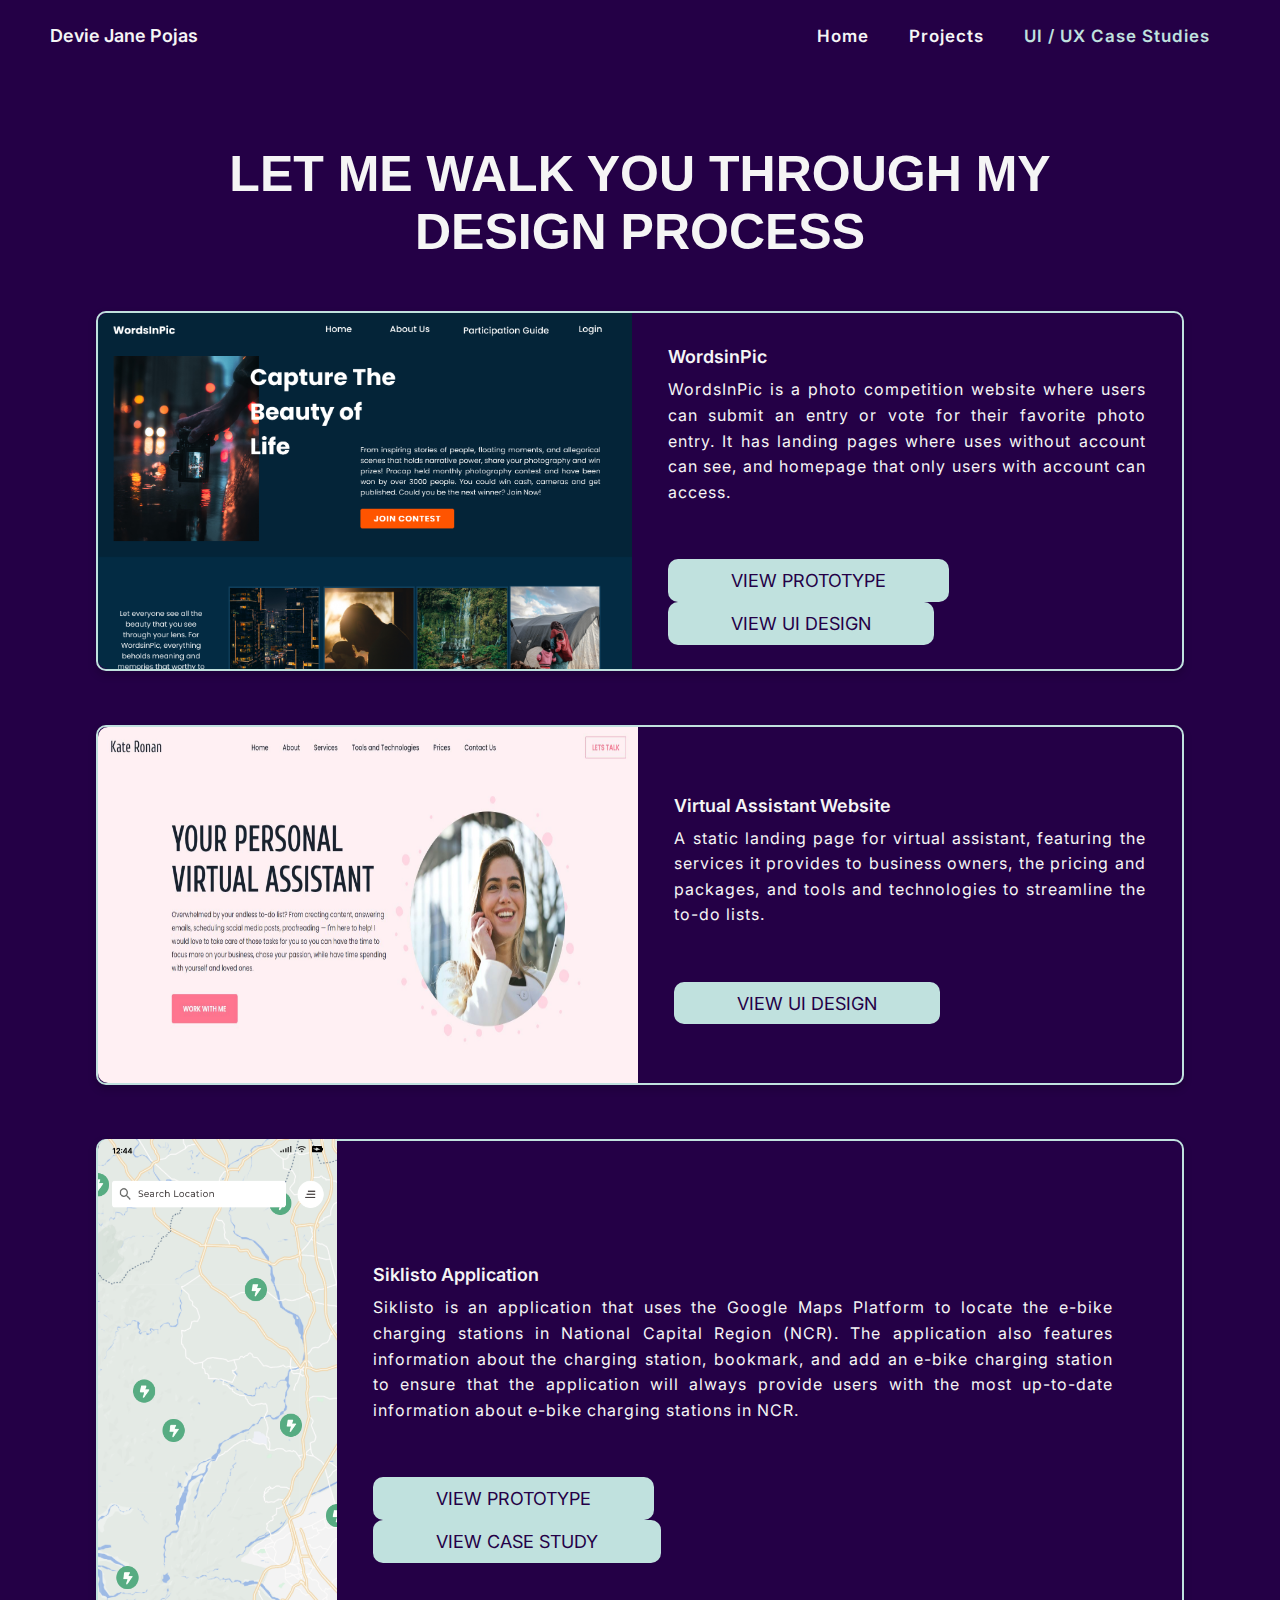
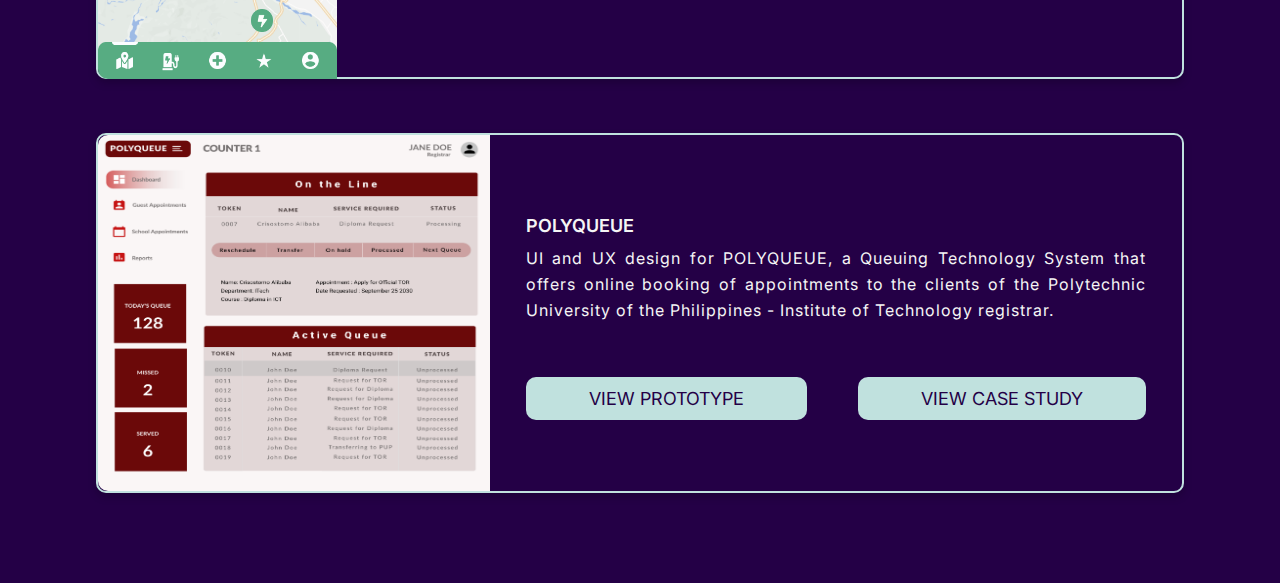
<file: pages/case-studies.html>
<!DOCTYPE html>
<html lang="en">
<head>
    <meta charset="UTF-8">
    <meta http-equiv="X-UA-Compatible" content="IE=edge">
    <meta name="viewport" content="width=device-width, initial-scale=1.0">
    <title>UI/UX Case Studies</title>

     <!-- FONTS -->
     <link rel="preconnect" href="https://fonts.googleapis.com">
     <link rel="preconnect" href="https://fonts.gstatic.com" crossorigin>
     <link href="https://fonts.googleapis.com/css2?family=Inter:wght@200;300;400;500;600;700;800&display=swap" rel="stylesheet">
 
     <!-- css LINKS -->
     <link rel="stylesheet" href="/src/css/reset.css">
     <link rel="stylesheet" href="/src/css/nav.css">
     <link rel="stylesheet" href="components/scrollbar.css">
     <link rel="stylesheet" href="/src/css/case-studies/case-studies.css">
     <link rel="stylesheet" href="https://cdnjs.cloudflare.com/ajax/libs/font-awesome/6.3.0/css/all.min.css" integrity="sha512-SzlrxWUlpfuzQ+pcUCosxcglQRNAq/DZjVsC0lE40xsADsfeQoEypE+enwcOiGjk/bSuGGKHEyjSoQ1zVisanQ==" crossorigin="anonymous" referrerpolicy="no-referrer" />
</head>
<body>
    
    <nav>
        <div class="logo">Devie Jane Pojas</div>
        <input type="checkbox" id="click">
        <label for="click" class="menu-btn"><i class="fas fa-bars"></i></label>
  
        <ul>
          <li><a href="/index.html">Home</a></li>
          <li><a href="/pages/projects.html">Projects</a></li>
          <li><a class="active" href="/pages/case-studies.html">UI / UX Case Studies</a></li>
        </ul>
    </nav>

    <p id="title">LET ME WALK YOU THROUGH MY DESIGN PROCESS</p>


    <div class="card-container">

        <!-- to edit -->
        <div class="card one">
            <img src="/src/assets/WordsinPic/Feature.png" alt="Avatar" style="width:100%">
            <div class="container">
                <h4><b>WordsinPic</b></h4> 
                <p id="descripion"> 
                    WordsInPic is a photo competition website where users can submit an entry or vote for 
                    their favorite photo entry. It has landing pages where uses without account can see, and 
                    homepage that only users with account can access.
                </p> 

                <div class="buttons">
                    <a href="https://www.figma.com/proto/IU5N379eOjmsx1j5Td1yU0/E-bike-Charging-Station-Locator-System?node-id=42%3A78&scaling=scale-down&page-id=0%3A1&starting-point-node-id=42%3A78&show-proto-sidebar=1" target="_blank">VIEW PROTOTYPE</a>
                    <a href="/pages/wordsinpic.html">VIEW UI DESIGN</a>
                </div>
            </div>
        </div>

        <div class="card one">
            <img src="/src/assets/Kate Ronan/Feature.JPG" alt="Avatar" style="width:30em">
            <div class="container">
                <h4><b>Virtual Assistant Website</b></h4> 
                <p id="descripion"> 
                    A static landing page for virtual assistant, featuring the services it provides to business owners, the pricing and packages, and tools and technologies to streamline the to-do lists.
                </p> 

                <div class="buttons">
                    <a href="/pages/virtual-assistant.html">VIEW UI DESIGN</a>
                </div>
            </div>
        </div>

        <div class="card two">
            <img src="/src/assets/Siklisto/Map Activity.png" alt="Avatar" style="width:22%; height: 30em;">
            <div class="container" style="width: 75%;">
                <h4><b>Siklisto Application</b></h4> 
                <p id="descripion"> 
                    Siklisto is an application that uses the Google Maps Platform to locate the e-bike charging stations in National Capital Region (NCR). The application also features information about the charging station, bookmark, and add an e-bike charging station to ensure that the application will always provide users with the most up-to-date information about e-bike charging stations in NCR.
                </p> 

                <div class="buttons" style="width: 70%;">
                    <a href="https://www.figma.com/proto/IU5N379eOjmsx1j5Td1yU0/E-bike-Charging-Station-Locator-System?node-id=42%3A78&scaling=scale-down&page-id=0%3A1&starting-point-node-id=42%3A78&show-proto-sidebar=1" target="_blank">VIEW PROTOTYPE</a>
                    <a href="/pages/siklisto.html">VIEW CASE STUDY</a>
                </div>
            </div>
        </div>
        
        <div class="card one">
            <img src="/src/assets/Polyqueue/Registrar - Department Dashboard.png" alt="Avatar" style="width:100%">
            <div class="container">
                <h4><b>POLYQUEUE</b></h4> 
                <p id="descripion">UI and UX design for POLYQUEUE, a Queuing Technology System 
                    that offers online booking of appointments to the clients of the Polytechnic 
                    University of the Philippines - Institute of Technology registrar.
                </p> 

                <div class="buttons">
                    <a href="https://www.figma.com/proto/lFll6xVCRLLROZBV3zkvkb/Polyqueue?node-id=1%3A2&scaling=scale-down&page-id=0%3A1&starting-point-node-id=1%3A2&show-proto-sidebar=1" target="_blank">VIEW PROTOTYPE</a>
                    <a href="/pages/polyqueue.html">VIEW CASE STUDY</a>
                </div>
            </div>
        </div>

    </div>



</body>
</html>
</file>
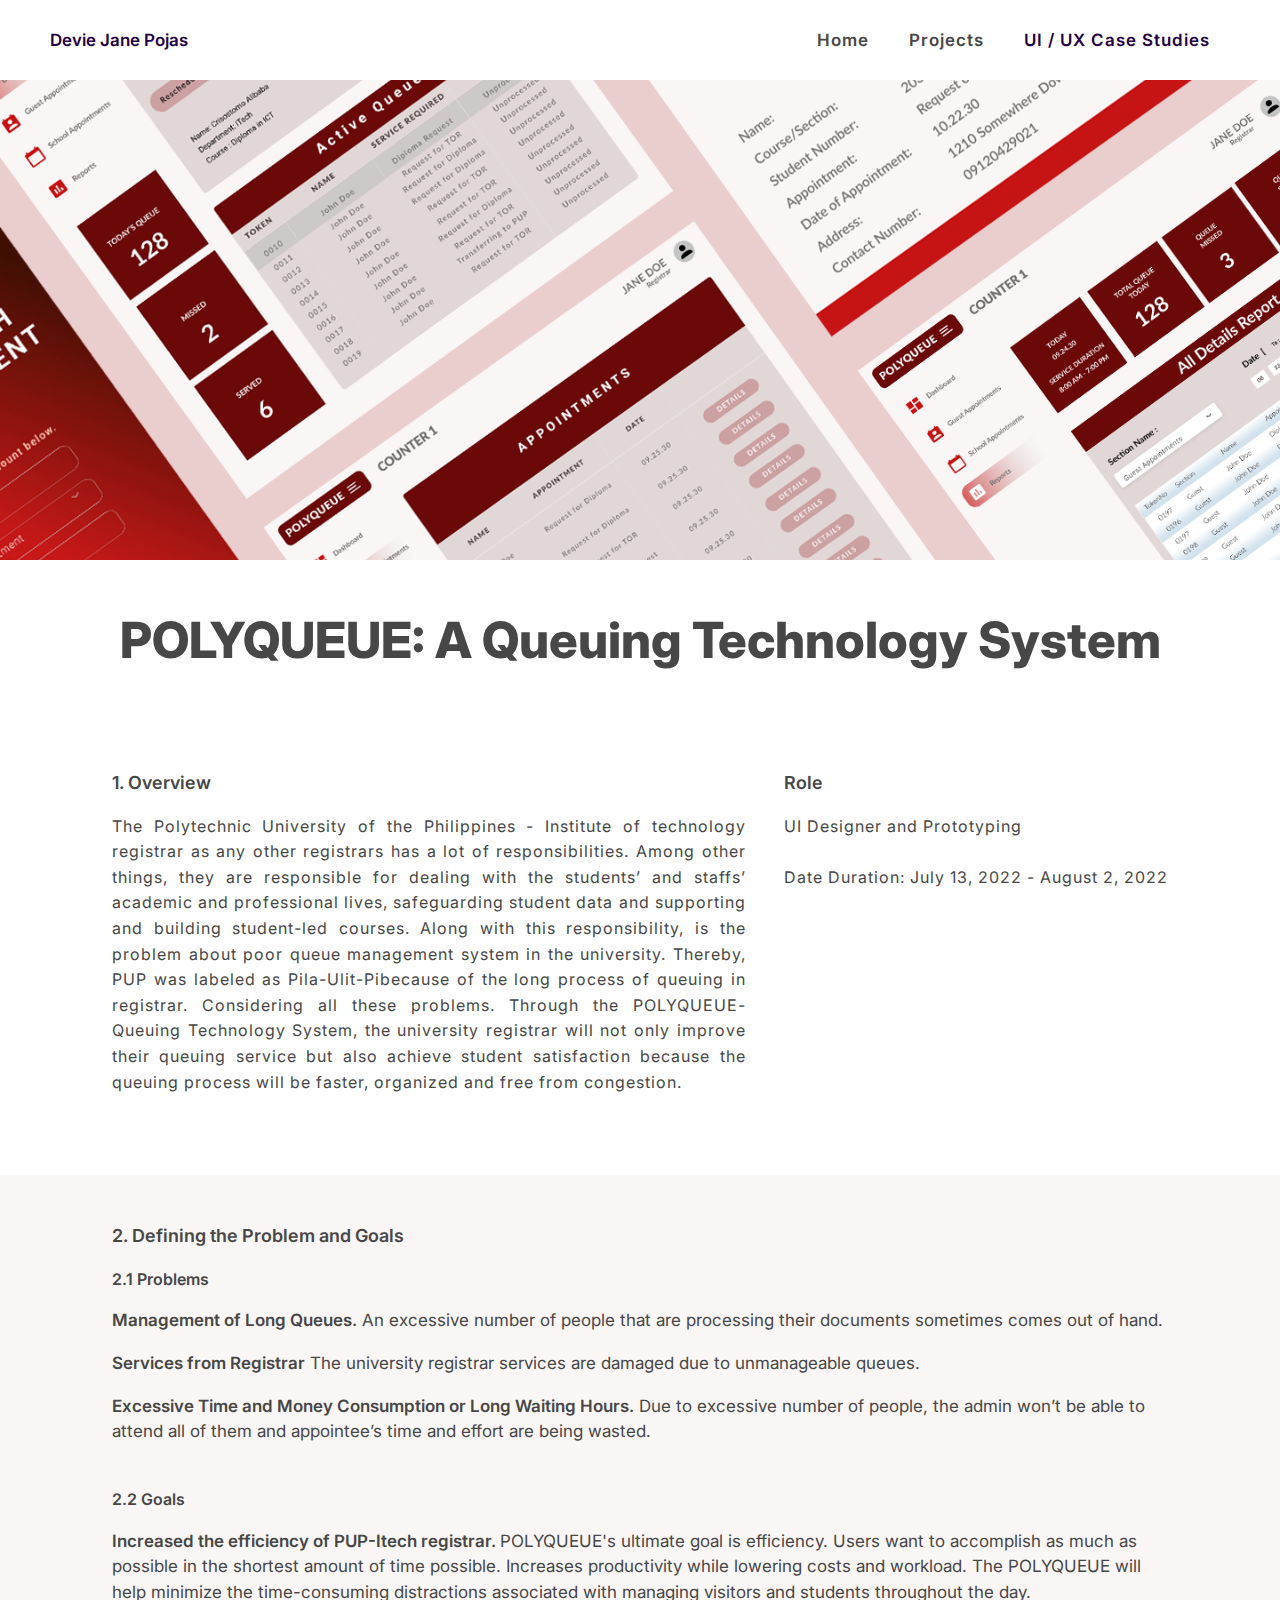
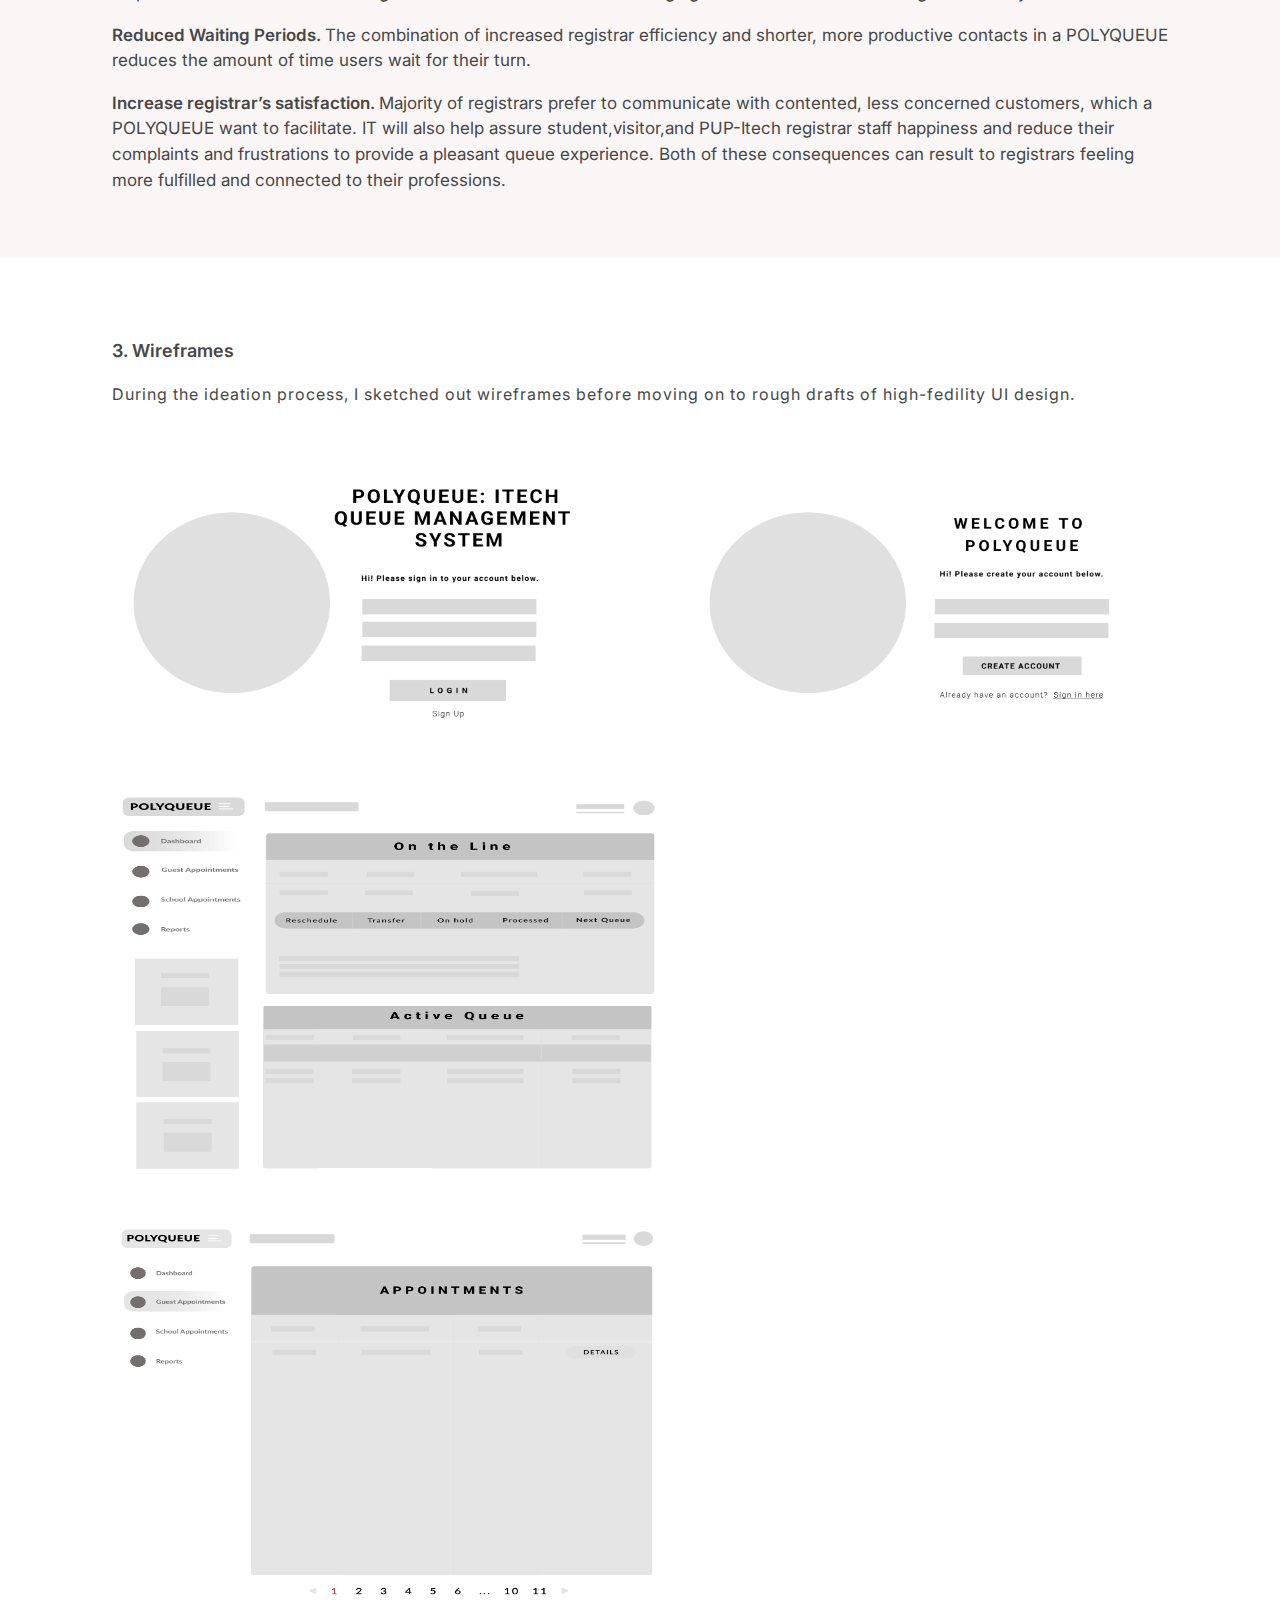
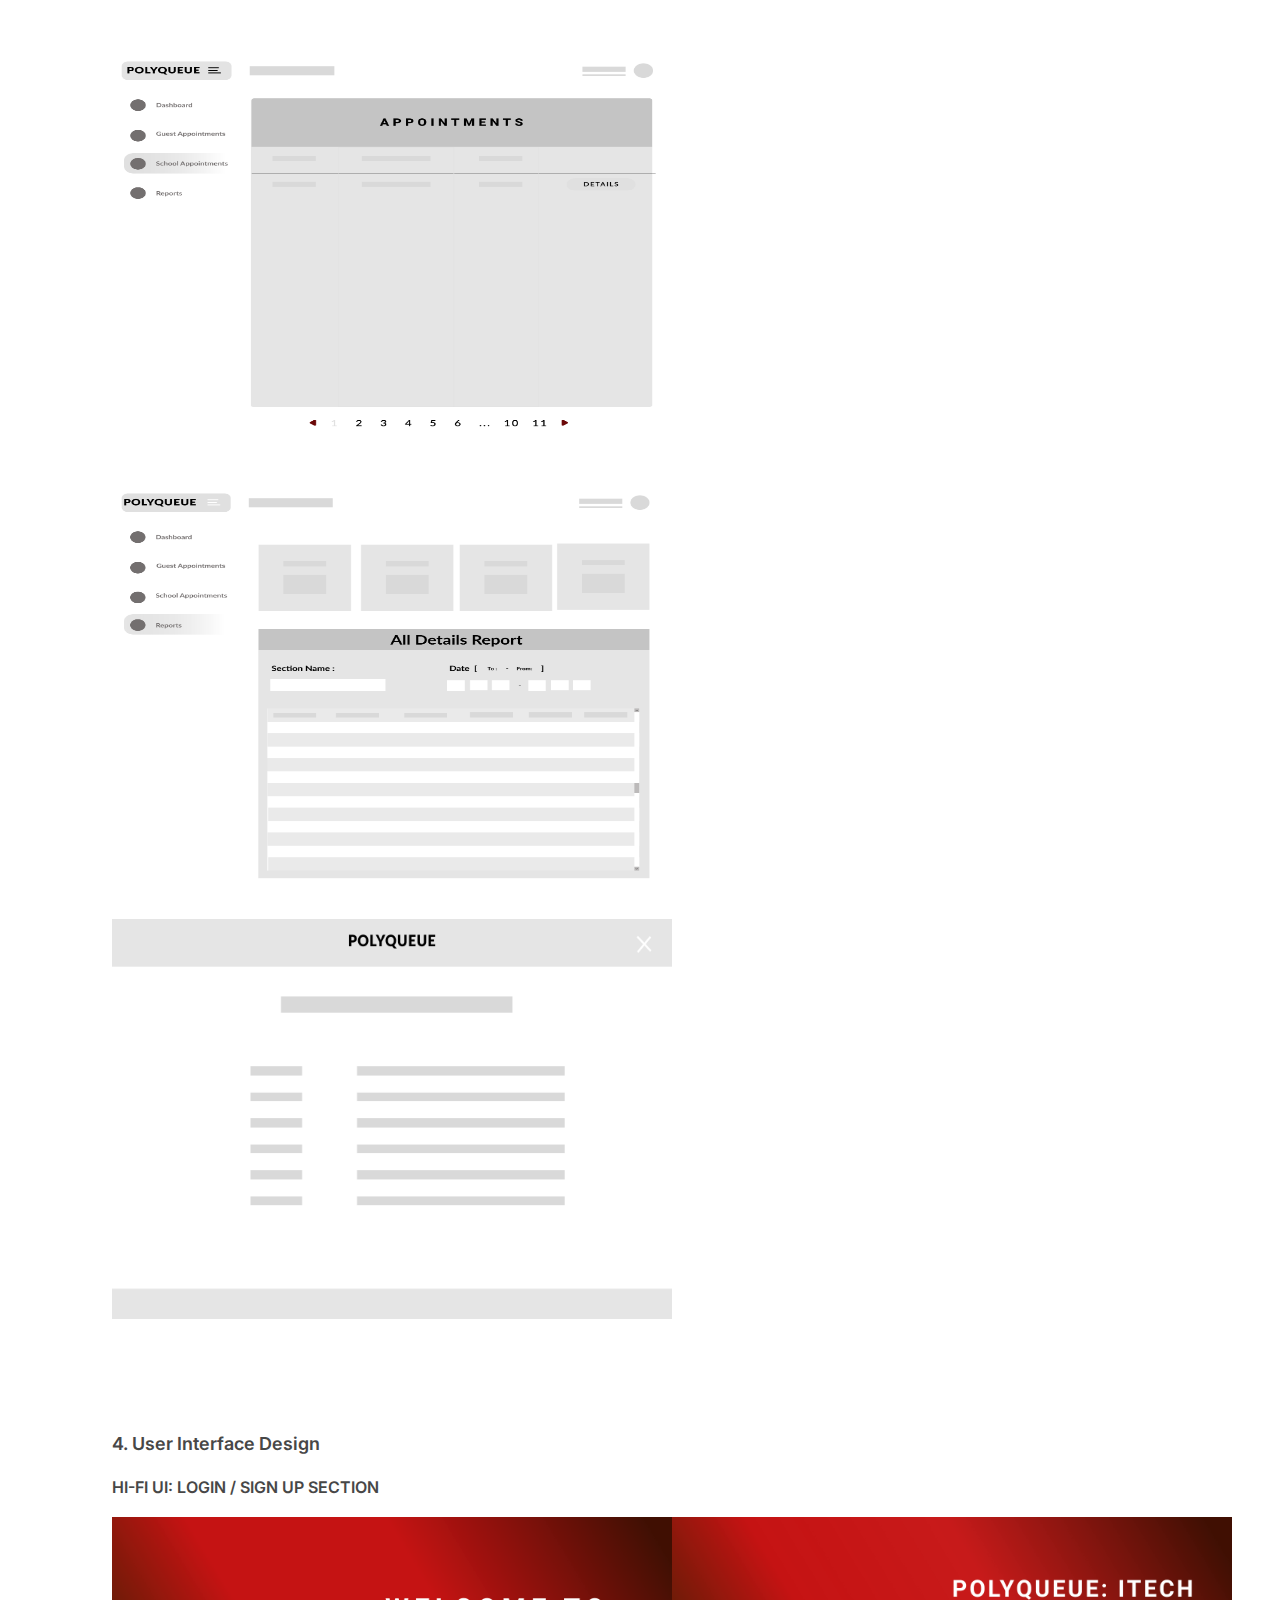
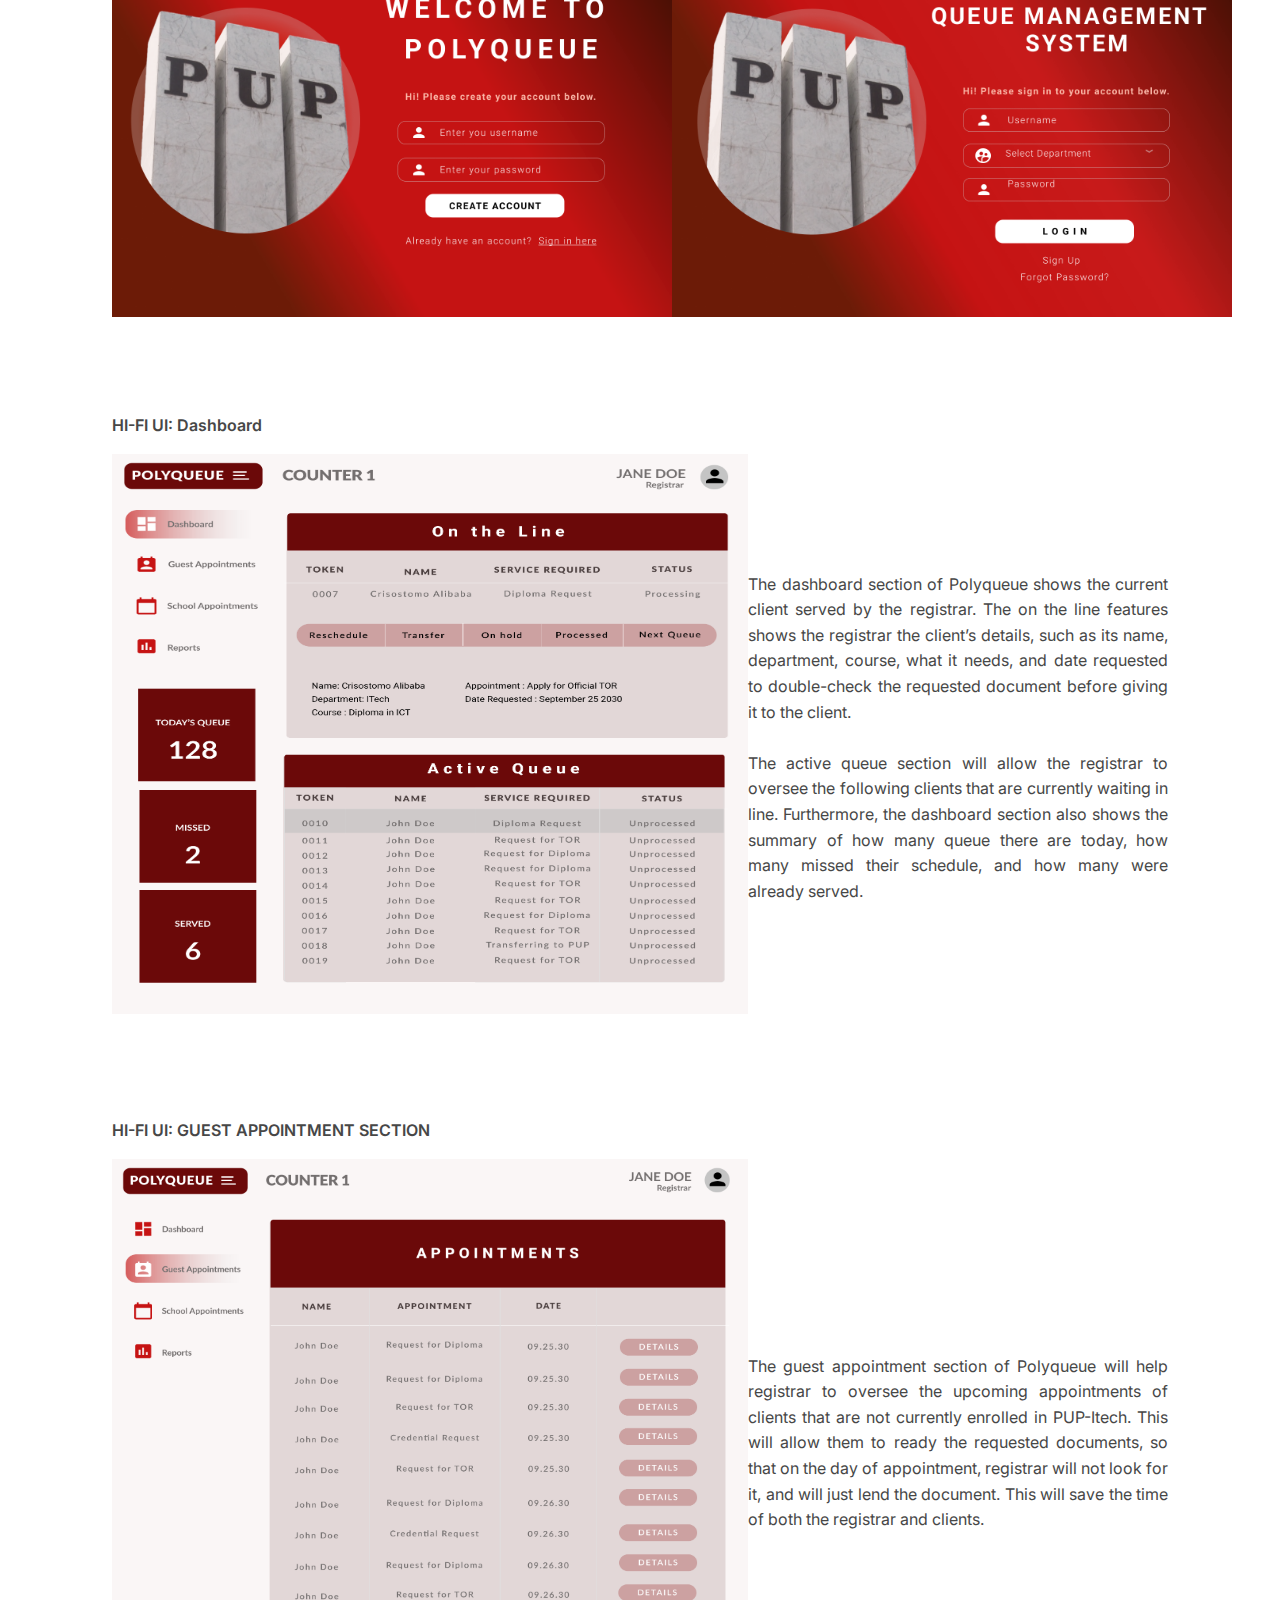
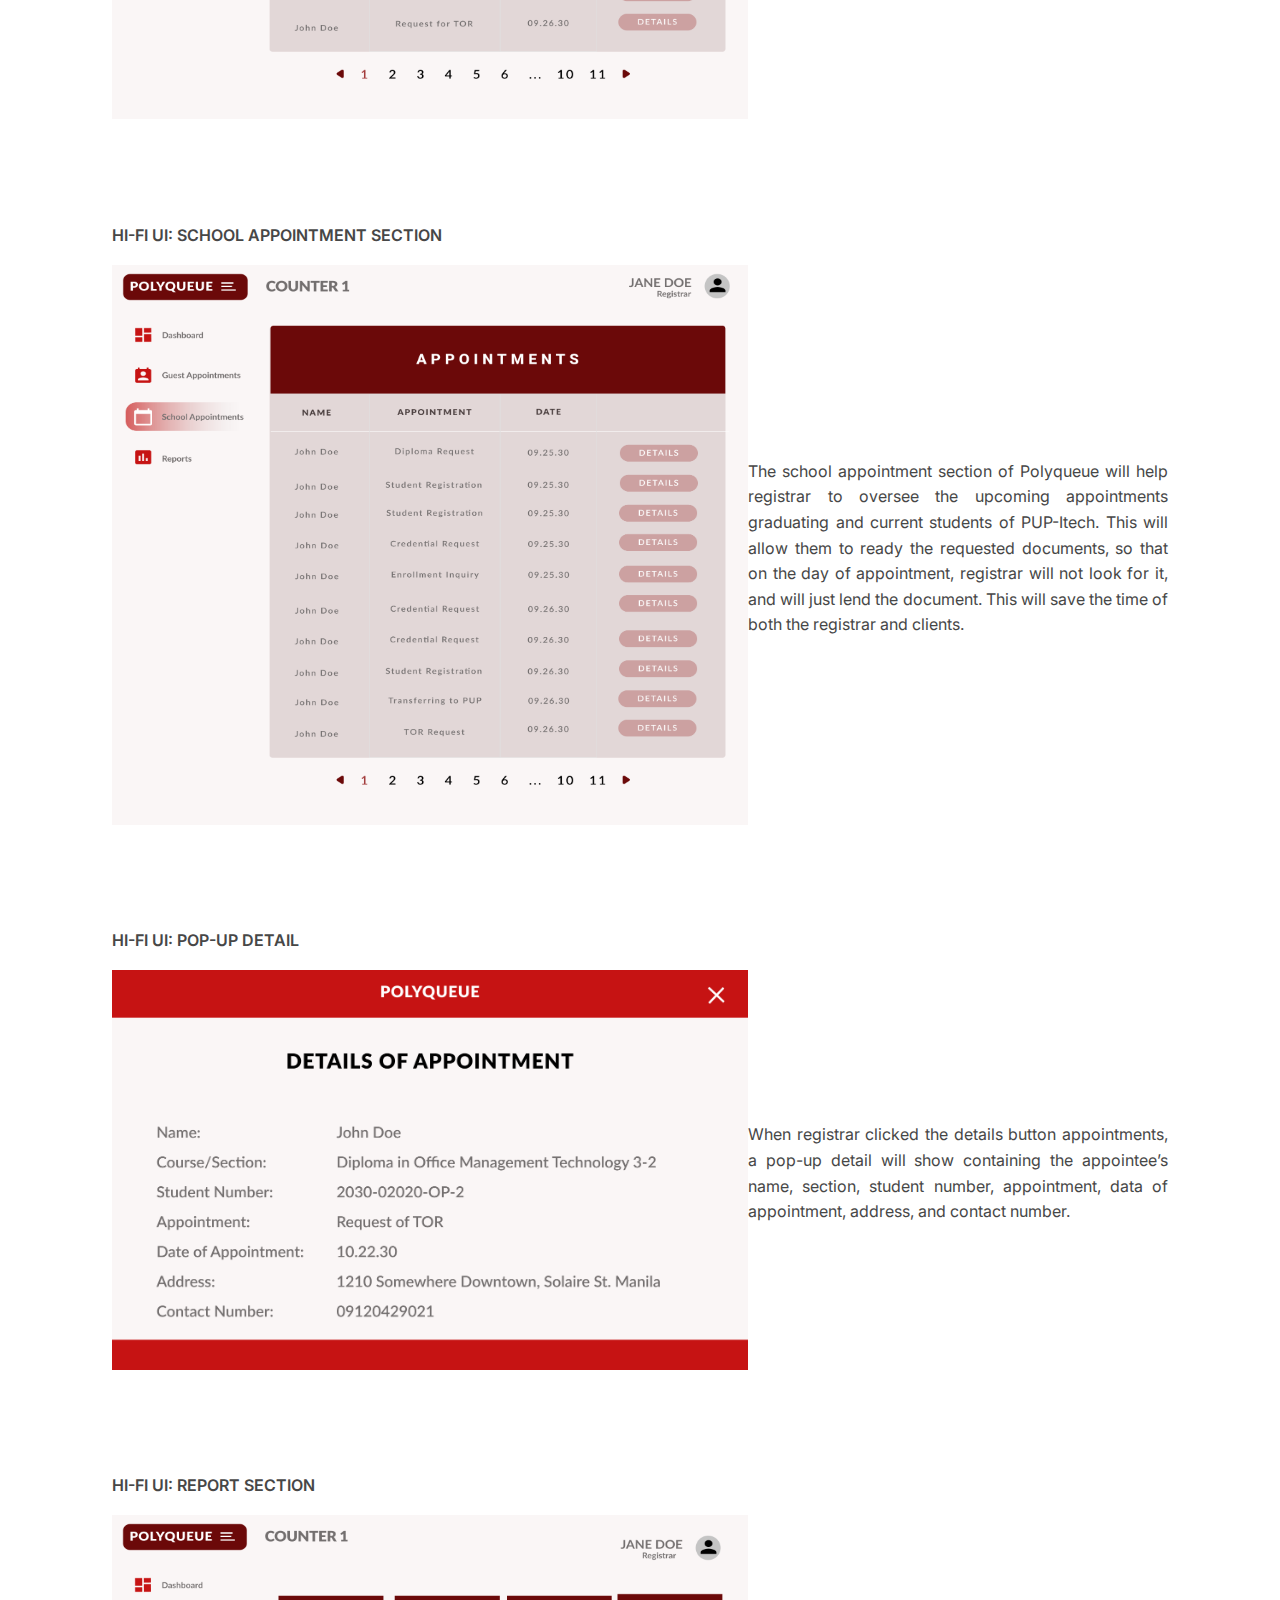
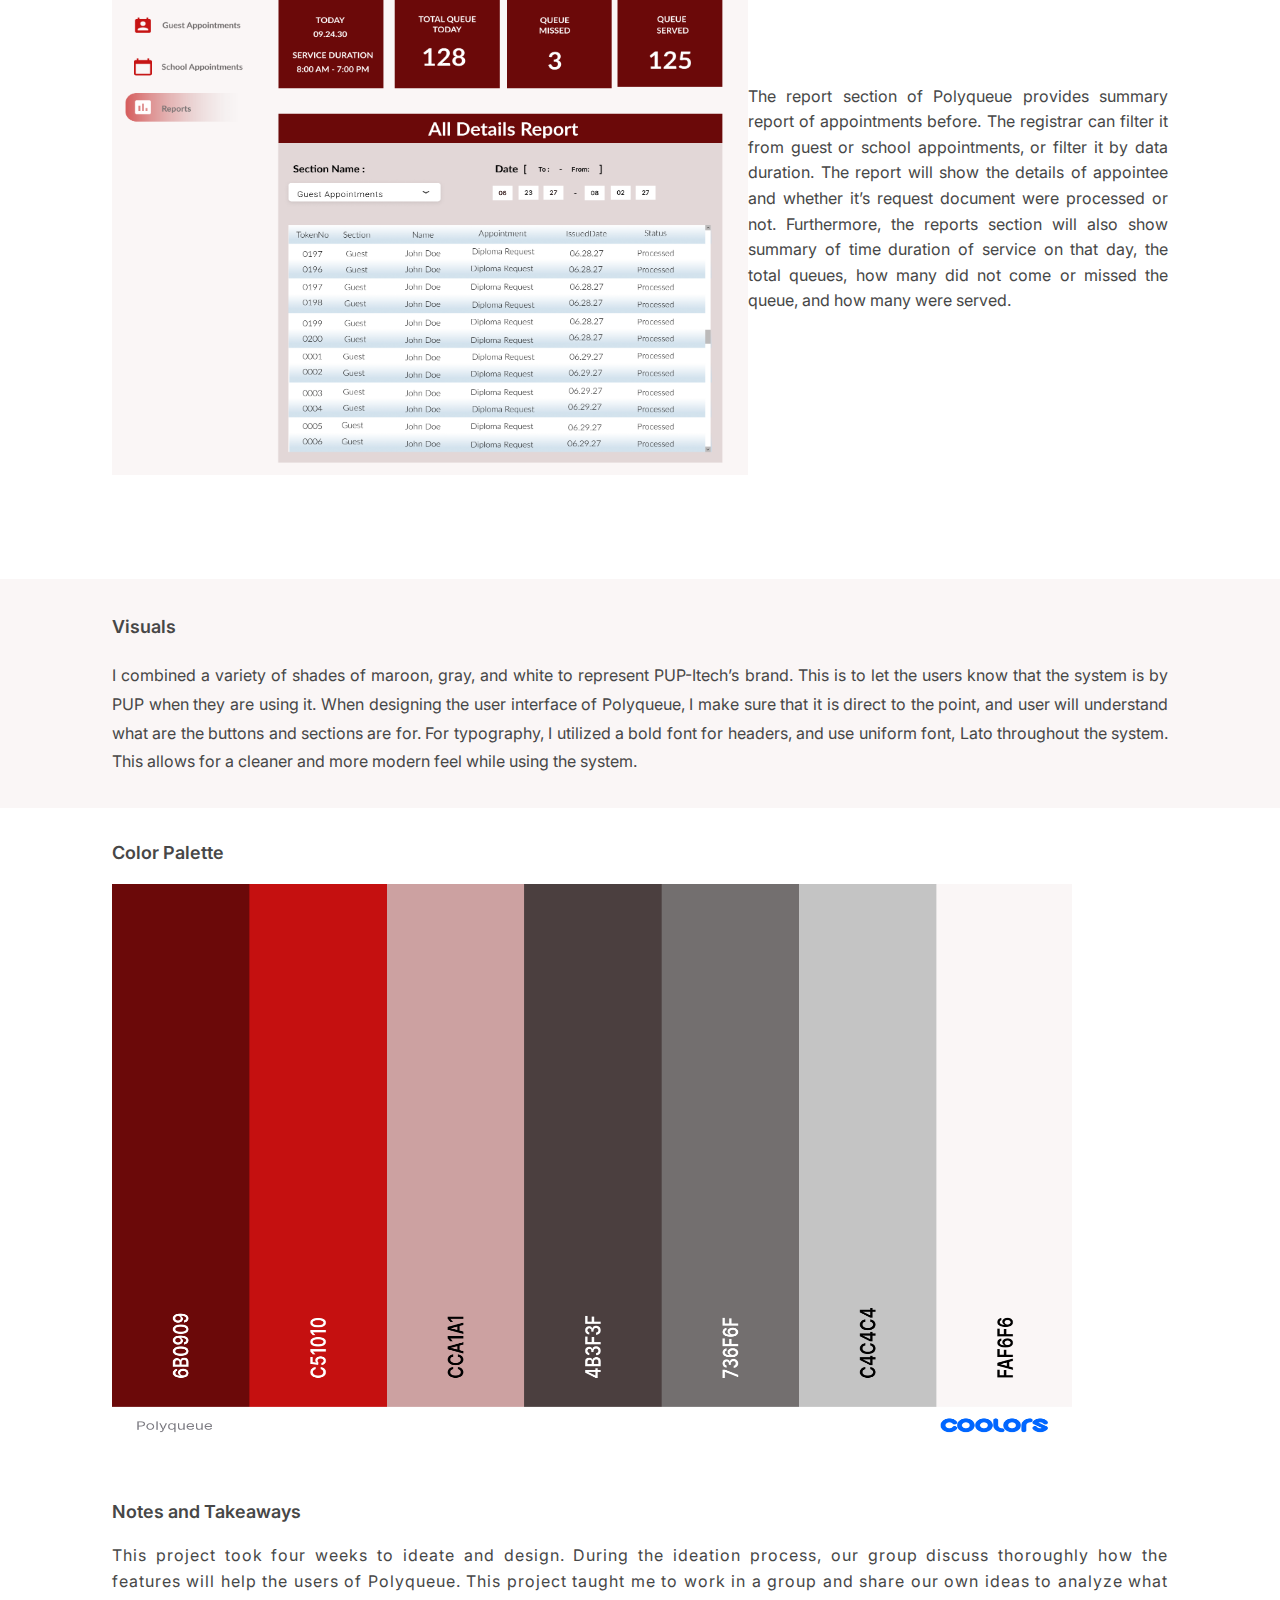
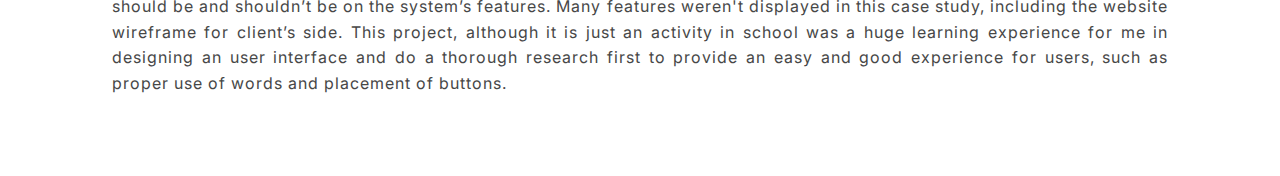
<file: pages/polyqueue.html>
<!DOCTYPE html>
<html lang="en">
<head>
    <meta charset="UTF-8">
    <meta http-equiv="X-UA-Compatible" content="IE=edge">
    <meta name="viewport" content="width=device-width, initial-scale=1.0">
    <title>Polyqueue | UI/UX DESIGN</title>

         <!-- FONTS -->
         <link rel="preconnect" href="https://fonts.googleapis.com">
         <link rel="preconnect" href="https://fonts.gstatic.com" crossorigin>
         <link href="https://fonts.googleapis.com/css2?family=Inter:wght@200;300;400;500;600;700;800&display=swap" rel="stylesheet">
     
         <!-- css LINKS -->
         <link rel="stylesheet" href="/src/css/reset.css">
         <link rel="stylesheet" href="components/nav.css">
         <link rel="stylesheet" href="components/scrollbar.css">
         <link rel="stylesheet" href="/src/css/ui-ux.css">
         <link rel="stylesheet" href="https://cdnjs.cloudflare.com/ajax/libs/font-awesome/6.3.0/css/all.min.css" integrity="sha512-SzlrxWUlpfuzQ+pcUCosxcglQRNAq/DZjVsC0lE40xsADsfeQoEypE+enwcOiGjk/bSuGGKHEyjSoQ1zVisanQ==" crossorigin="anonymous" referrerpolicy="no-referrer" />
</head>
<body>

    <nav>
        <div class="logo">Devie Jane Pojas</div>
        <input type="checkbox" id="click">
        <label for="click" class="menu-btn"><i class="fas fa-bars"></i></label>
  
        <ul>
          <li><a href="/index.html">Home</a></li>
          <li><a href="/pages/projects.html">Projects</a></li>
          <li><a class="active" href="/pages/case-studies.html">UI / UX Case Studies</a></li>
        </ul>
    </nav>

    <div class="header">
        <img src="/src/assets/Polyqueue/Header.png" alt="">
    </div>


    <p id="title">POLYQUEUE: A Queuing Technology System</p>

    <div class="container">
        <div class="desc">
            <div style="width: 60%;">
                <p id="sub-title">1. Overview</p>
                <p id="desc">
                    The Polytechnic University of the Philippines - Institute of technology registrar as any other registrars has 
                    a lot of responsibilities. Among other things, they are responsible for dealing with the students’ and staffs’ 
                    academic and professional lives, safeguarding student data and supporting and building student-led courses. 
                    Along with this responsibility, is the problem about poor queue management system in the university. Thereby, 
                    PUP was labeled as Pila-Ulit-Pibecause of the long process of queuing in registrar. Considering all these problems. Through the POLYQUEUE- Queuing Technology System, the university registrar will not only improve their queuing service but also achieve student satisfaction because the queuing process will be faster, organized and free from congestion.
                </p>
            </div>

            <div class="role">
                <p id="sub-title">Role</p>
                <p id="desc">
                    UI Designer and Prototyping
                    <br><br>
                    Date Duration: July 13, 2022 - August 2, 2022
                </p>
            </div>

        </div>
    </div>

    <div class="container problems" style="margin: 0 0 5em; background-color: #FAF6F6;">
        <p id="sub-title">2. Defining the Problem and Goals</p>
        <p id="subs">2.1 Problems</p>
        <p id="desc">
            <p id="list">
                <span id="bold">Management of Long Queues.</span> An excessive number of people that are processing their documents sometimes comes out of hand.
            </p>

            <p id="list">
                <span id="bold">Services from Registrar</span> The university registrar services are damaged due to unmanageable queues. <br>
            </p>
            <p id="list">
                <span id="bold">Excessive Time and Money Consumption or Long Waiting Hours.</span> Due to excessive number of people, the admin won’t be able to attend all of them and appointee’s time and effort are being wasted. 
            </p>

        </p>
        <br>
        <p id="subs">2.2 Goals</p>
        <p id="desc">
            <p id="list">
                <span id="bold">Increased the efficiency of PUP-Itech registrar. </span> POLYQUEUE's ultimate goal is efficiency. Users want to
                accomplish as much as possible in the shortest amount of
                time possible. Increases productivity while lowering costs
                and workload. The POLYQUEUE will help minimize the time-consuming distractions associated with
                managing visitors and students throughout the day.<br>
            </p>

            <p id="list">
                <span id="bold">Reduced Waiting Periods. </span> The combination of increased
                registrar efficiency and shorter, more productive contacts in
                a POLYQUEUE reduces the amount of time users wait for
                their turn. <br>
            </p>
            <p id="list">
                <span id="bold">Increase registrar’s satisfaction. </span> Majority of registrars
                prefer to communicate with contented, less concerned
                customers, which a POLYQUEUE want to facilitate. IT will also help assure
                student,visitor,and PUP-Itech registrar staff happiness
                and reduce their complaints and frustrations to provide a
                pleasant queue experience. Both of these consequences can
                result to registrars feeling more fulfilled and connected to
                their professions. <br>
            </p>
        </p>
    </div>

    <div class="container">
        <p id="sub-title">3. Wireframes</p>
        <p id="desc">
            During the ideation process, I sketched out wireframes before moving on to rough drafts of high-fedility UI design.

            <div class="wireframes">
                <img src="/src/assets/Wireframe-Polyqueue/Login Section.png" alt="" id="login">
                <img src="/src/assets/Wireframe-Polyqueue/Sign Up Section.png" alt="" id="login">
                <img src="/src/assets/Wireframe-Polyqueue/Registrar - Department Dashboard.png" alt="">
                <img src="/src/assets/Wireframe-Polyqueue/Registar - Guest Appointments.png" alt="">
                <img src="/src/assets/Wireframe-Polyqueue/Registrar - Appointments From School.png" alt="">
                <img src="/src/assets/Wireframe-Polyqueue/Reports.png" alt="">
                <img src="/src/assets/Wireframe-Polyqueue/Details.png" alt="" srcset="">
            </div>
        </p>
    </div>



    <div class="container">
        <p id="sub-title">4. User Interface Design</p>

        <p id="subs">HI-FI UI: LOGIN / SIGN UP SECTION</p>
        <div class="ui">
            <img src="/src/assets/Polyqueue/Sign Up Section.png" alt="" id="login">
            <img src="/src/assets/Polyqueue/Login Section.png" alt="" id="login">
        </div>

        <p id="subs">HI-FI UI: Dashboard</p>
        <div class="ui">
            <div class="image">
                <img src="/src/assets/Polyqueue/Registrar - Department Dashboard.png" alt="">
            </div>

            <div class="desc">
                    The dashboard section of Polyqueue shows the current client served by the registrar. The on the line features shows the registrar the client’s details, such as its name, department, course, what it needs, and date requested to double-check the requested document before giving it to the client. <br><br>
    
                    The active queue section will allow the registrar to oversee the following clients that are currently waiting in line. Furthermore, the dashboard section also shows the summary of how many queue there are today, how many missed their schedule, and how many were already served.
            </div>
        </div>

        <p id="subs">HI-FI UI: GUEST APPOINTMENT SECTION</p>
        <div class="ui">
            <div class="image">
                <img src="/src/assets/Polyqueue/Registar - Guest Appointments.png" alt="">
            </div>

            <div class="desc">
                The guest appointment section of Polyqueue will help registrar to oversee the upcoming appointments of clients that are not currently enrolled in PUP-Itech. This will allow them to ready the requested documents, so that on the day of appointment, registrar will not look for it, and will just lend the document. This will save the time of both the registrar and clients.
            </div>
        </div>


        <p id="subs">HI-FI UI: SCHOOL APPOINTMENT SECTION</p>
        <div class="ui">
            <div class="image">
                <img src="/src/assets/Polyqueue/Registrar - Appointments From School.png" alt="">
            </div>

            <div class="desc">
                The school appointment section of Polyqueue will help registrar to oversee the upcoming appointments graduating and current students of PUP-Itech. This will allow them to ready the requested documents, so that on the day of appointment, registrar will not look for it, and will just lend the document. This will save the time of both the registrar and clients.
            </div>
        </div>


        <p id="subs">HI-FI UI: POP-UP DETAIL</p>
        <div class="ui">
            <div class="image">
                <img src="/src/assets/Polyqueue/Details.png" alt="" id="popup">
            </div>

            <div class="desc">
                When registrar clicked the details button appointments, a pop-up detail will show containing the appointee’s name, section, student number, appointment, data of appointment, address, and contact number.
            </div>
        </div>

        <p id="subs">HI-FI UI: REPORT SECTION</p>
        <div class="ui">
            <div class="image">
                <img src="/src/assets/Polyqueue/Reports.png" alt="">
            </div>

            <div class="desc">
                The report section of Polyqueue provides summary report of appointments before. The registrar can filter it from guest or school appointments, or filter it by data duration. The report will show the details of appointee and whether it’s request document were processed or not. 

                Furthermore, the reports section will also show summary of time duration of service on that day, the total queues, how many did not come or missed the queue, and how many were served.
            </div>
        </div>
    </div>
    
    <div class="visuals">
        <p id="sub-title">Visuals</p>
        <p>I combined a variety of shades of maroon, gray, and white to represent PUP-Itech’s brand. This is to let the users know that the system is by PUP when they are using it. When designing the user interface of Polyqueue, I  make sure that it is direct to the point, and user will understand what are the buttons and sections are for.  For typography, I utilized a bold font for headers, and use uniform font, Lato throughout the system. This allows for a cleaner and more modern feel while using the system.</p>
    </div>

    <div class="container">
        <p id="sub-title">Color Palette</p>
        <img src="/src/assets/Polyqueue/Polyqueue-color.png" alt="" srcset="" id="color">

        <p id="sub-title">Notes and Takeaways</p>
        <p id="desc">
            This project took four weeks to ideate and design. During the ideation
            process, our group discuss thoroughly how the features will help the 
            users of Polyqueue. This project taught me to work in a group and share
             our own ideas to analyze what should be and shouldn’t be on the system’s 
             features. Many features weren't displayed in this case study, including 
             the website wireframe for client’s side. This project, although it is 
             just an activity in school was a huge learning experience for me in 
             designing an user interface and do a thorough research first to provide an
             easy and good experience for users, such as proper use of words and placement
             of buttons.
        </p>

    </div>
    
</body>
</html>
</file>
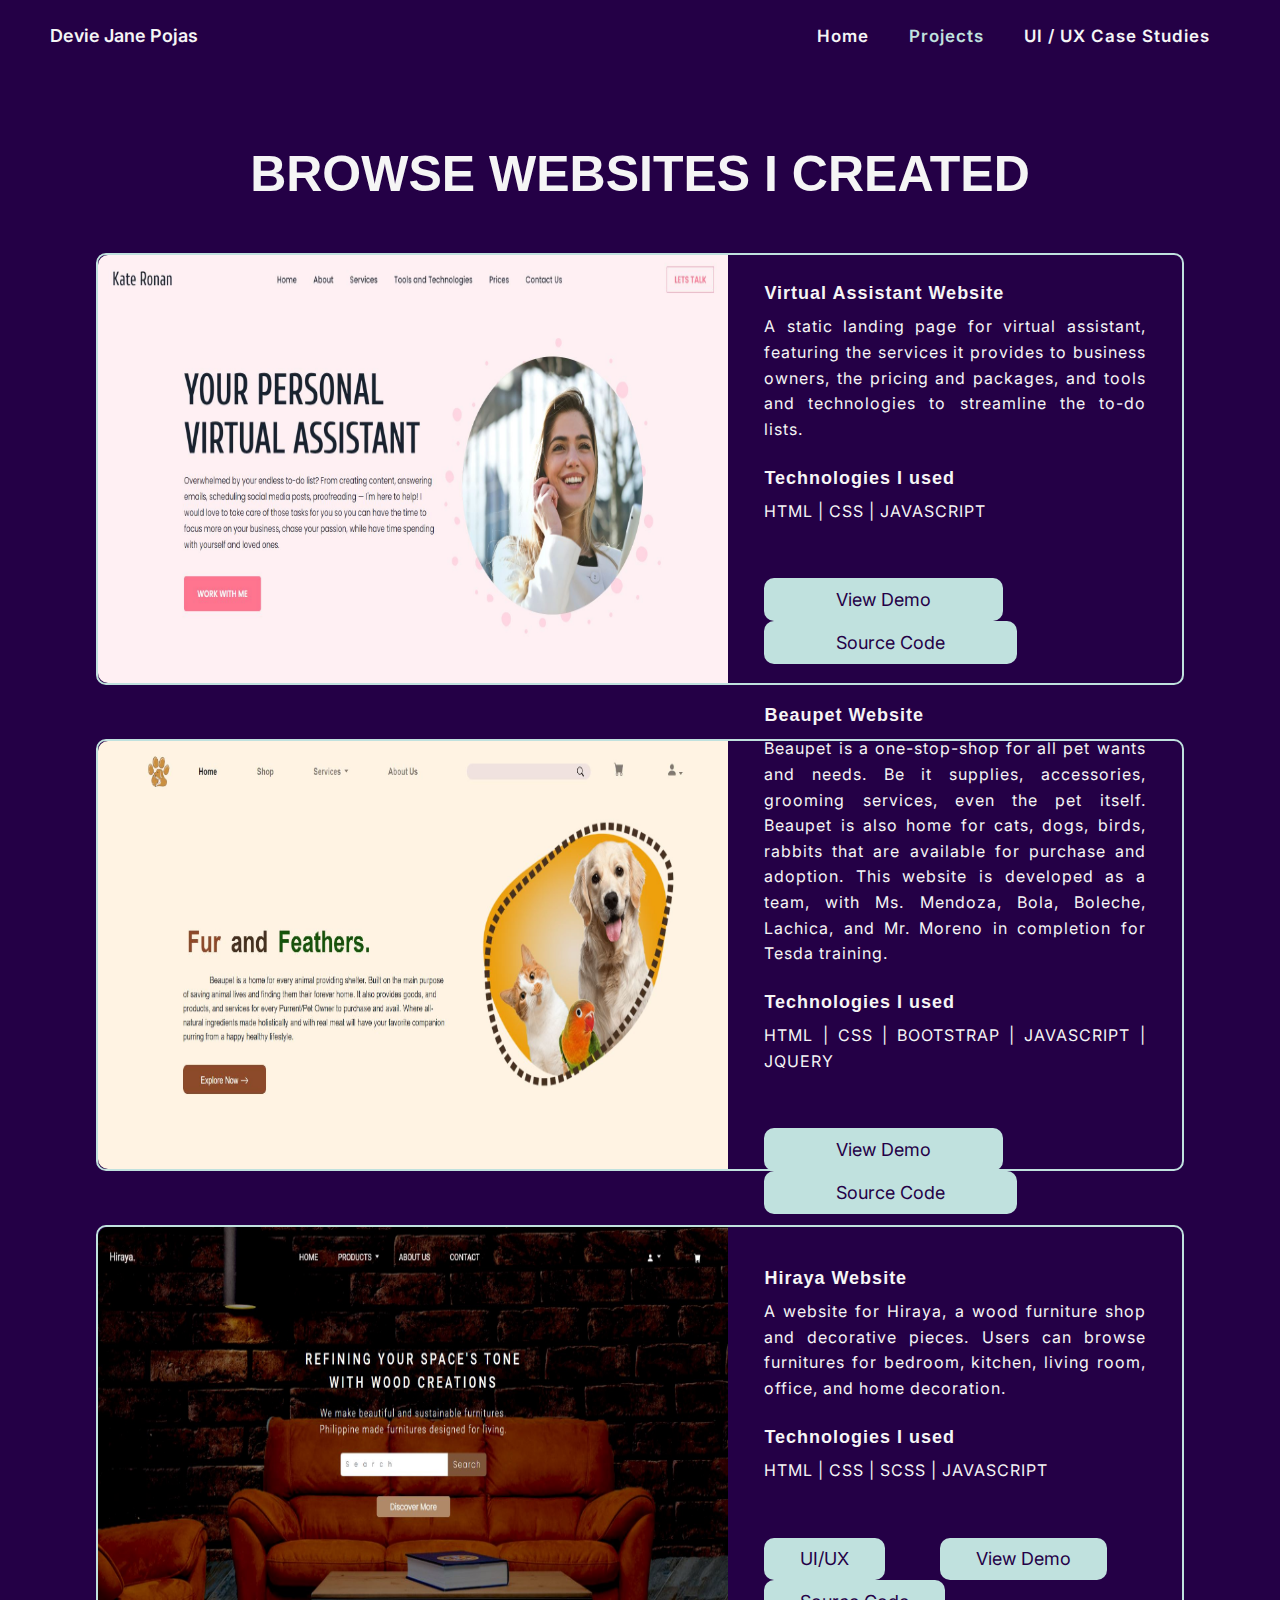
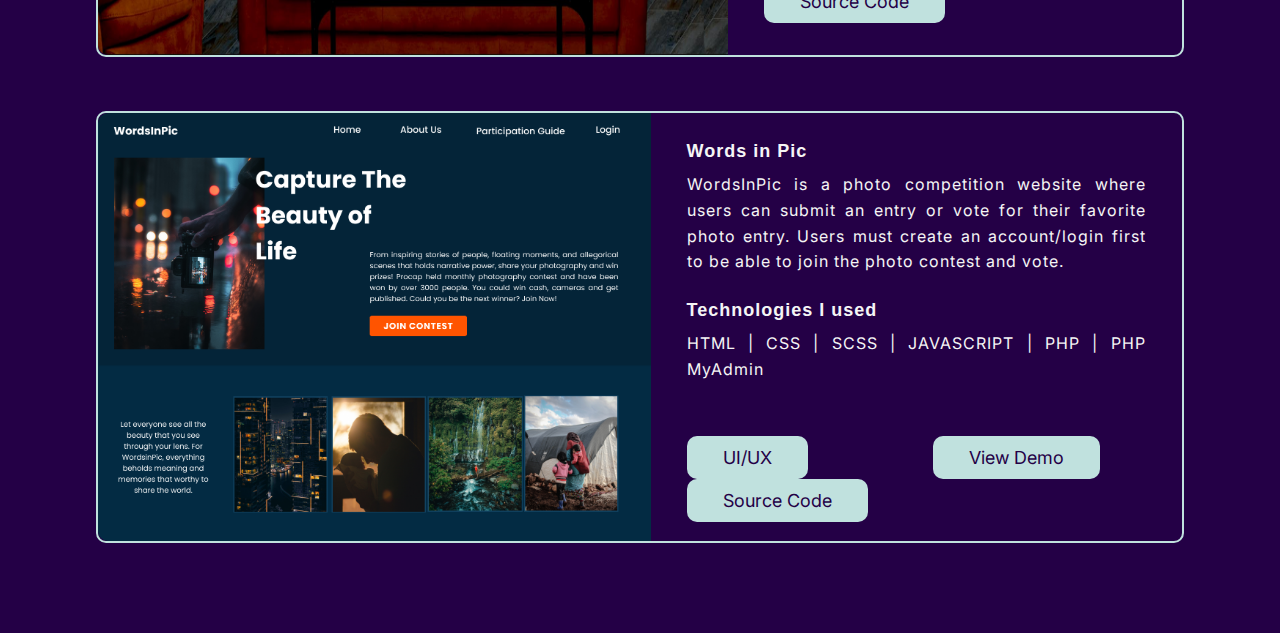
<file: pages/projects.html>
<!DOCTYPE html>
<html lang="en">
<head>
    <meta charset="UTF-8">
    <meta http-equiv="X-UA-Compatible" content="IE=edge">
    <meta name="viewport" content="width=device-width, initial-scale=1.0">
    <title>Projects</title>

    <!-- FONTS -->
    <link rel="preconnect" href="https://fonts.googleapis.com">
    <link rel="preconnect" href="https://fonts.gstatic.com" crossorigin>
    <link href="https://fonts.googleapis.com/css2?family=Inter:wght@200;300;400;500;600;700;800&display=swap" rel="stylesheet">

    <!-- CSS LINKS -->
    <link rel="stylesheet" href="/src/css/reset.css">
    <link rel="stylesheet" href="/src/css/nav.css">
    <link rel="stylesheet" href="components/scrollbar.css">
    <link rel="stylesheet" href="/src/css/projects/projects.css">
    <link rel="stylesheet" href="https://cdnjs.cloudflare.com/ajax/libs/font-awesome/5.15.2/css/all.min.css"/>
</head>
<body>

    <nav>
        <div class="logo">Devie Jane Pojas</div>
        <input type="checkbox" id="click">
        <label for="click" class="menu-btn"><i class="fas fa-bars"></i></label>
  
        <ul>
          <li><a href="/index.html">Home</a></li>
          <li><a class="active" href="/pages/projects.html">Projects</a></li>
          <li><a href="/pages/case-studies.html">UI / UX Case Studies</a></li>
        </ul>
    </nav>

    <p id="title">BROWSE WEBSITES I CREATED</p>

    <div class="card-container">

        <div class="card one">
            <img src="/src/assets/Kate Ronan/Feature.JPG" alt="Avatar" style="width:35em">
            <div class="container">
                <h4><b>Virtual Assistant Website</b></h4> 
                <p id="descripion"> 
                    A static landing page for virtual assistant, featuring the services it provides to business owners,
                    the pricing and packages, and tools and technologies to streamline the to-do lists.

                </p> 

                <h4><b>Technologies I used</b></h4> 
                <p id="descripion">HTML | CSS | JAVASCRIPT 
                <div class="button">
                    <a href="https://dvjnpojascodes.github.io/virtual-assistant-web/" target="_blank">View Demo</a>
                    <a href="https://github.com/dvjnpojascodes/virtual-assistant-web/tree/master" target="_blank">Source Code</a>
                </div>
            </div>
        </div>

        <div class="card one">
            <img src="/src/assets/Websites/Beaupet.JPG" alt="Avatar" style="width:35em">
            <div class="container">
                <h4><b>Beaupet Website</b></h4> 
                <p id="descripion"> Beaupet is a one-stop-shop for all pet wants and needs.
                     Be it supplies, accessories, grooming services, even the pet itself. 
                     Beaupet is also home for cats, dogs, birds, rabbits that are available for 
                     purchase and adoption. This website is developed as a team, with Ms. Mendoza, Bola, Boleche, Lachica, and Mr. Moreno
                     in completion for Tesda training. 
 

                </p> 

                <h4><b>Technologies I used</b></h4> 
                <p id="descripion">HTML | CSS | BOOTSTRAP | JAVASCRIPT | JQUERY

                <div class="button">
                    <a href="https://frolicking-otter-08af6a.netlify.app/index.html" target="_blank">View Demo</a>
                    <a href="https://github.com/dvjnpojascodes/Beaupet/tree/master" target="_blank">Source Code</a>
                </div>
            </div>
        </div>


        <div class="card two">
            <img src="/src/assets/Websites/Hiraya.JPG" alt="Avatar" style="width:35em">
            <div class="container">
                <h4><b>Hiraya Website</b></h4> 
                <p id="descripion"> 
                    A website for Hiraya, a wood furniture shop and decorative pieces. Users can browse furnitures for 
                    bedroom, kitchen, living room, office, and home decoration.
                </p> 

                <h4><b>Technologies I used</b></h4> 
                <p id="descripion">HTML | CSS | SCSS | JAVASCRIPT </p> 

                <div class="buttons">
                    <a href="">UI/UX</a>
                    <a href="https://merry-nougat-ad87c9.netlify.app/index.html" target="_blank">View Demo</a>
                    <a href="https://github.com/dvjnpojascodes/Hiraya-Website/tree/master" target="_blank">Source Code</a>
                </div>
            </div>
        </div>

        <div class="card three">
            <img src="/src/assets/featured-work.png" alt="Avatar" style="width:85em">
            <div class="container">
                <h4><b>Words in Pic</b></h4> 
                <p id="descripion">
                    WordsInPic is a photo competition website
                    where users can submit an entry or vote for their favorite photo
                    entry. Users must create an account/login first to be able to 
                    join the photo contest and vote.

                </p> 

                <h4><b>Technologies I used</b></h4> 
                <p id="descripion">HTML | CSS | SCSS | JAVASCRIPT | PHP | PHP MyAdmin</p> 

                <div class="buttons">
                    <a href="">UI/UX</a>
                    <a href="https://thewordsinpic.000webhostapp.com/" target="_blank">View Demo</a>
                    <a href="https://github.com/dvjnpojascodes/Photo-Contest-Website/tree/master" target="_blank">Source Code</a>
                </div>
            </div>
        </div>
    </div>
    
</body>
</html>
</file>
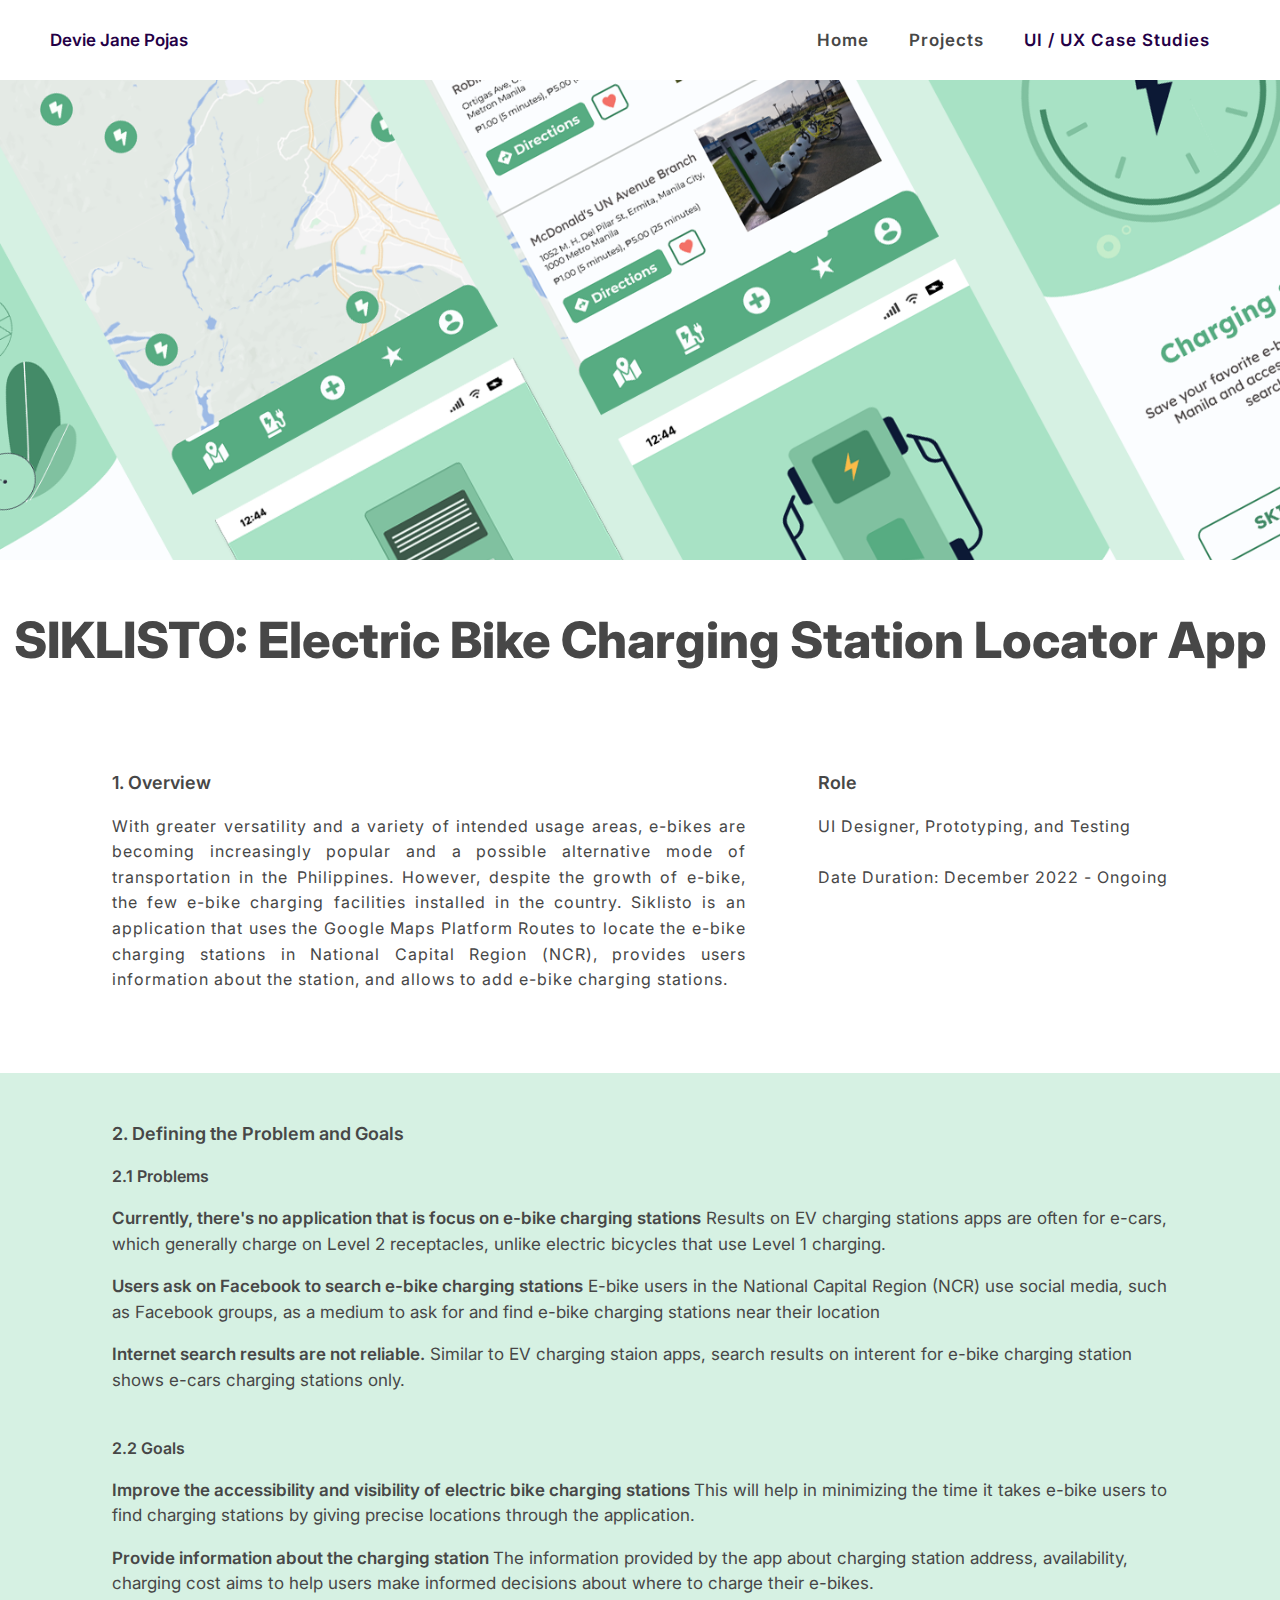
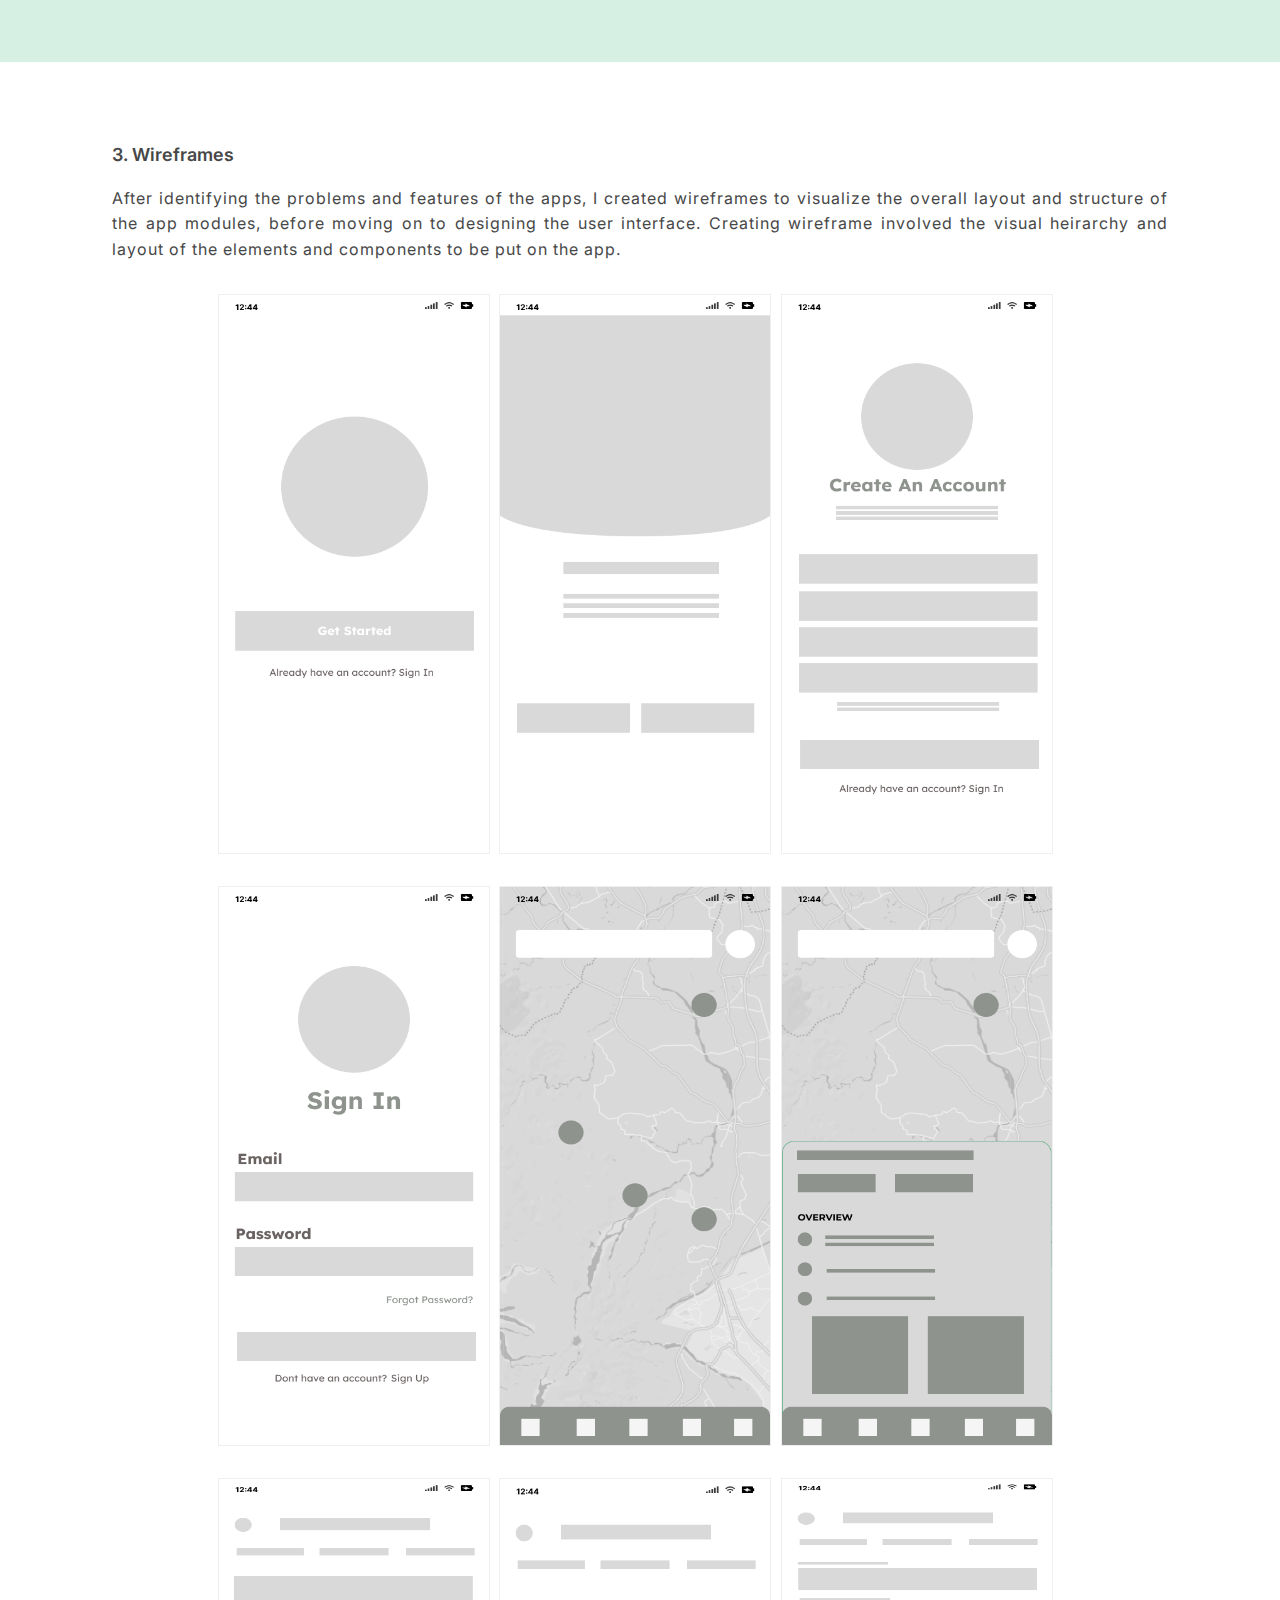
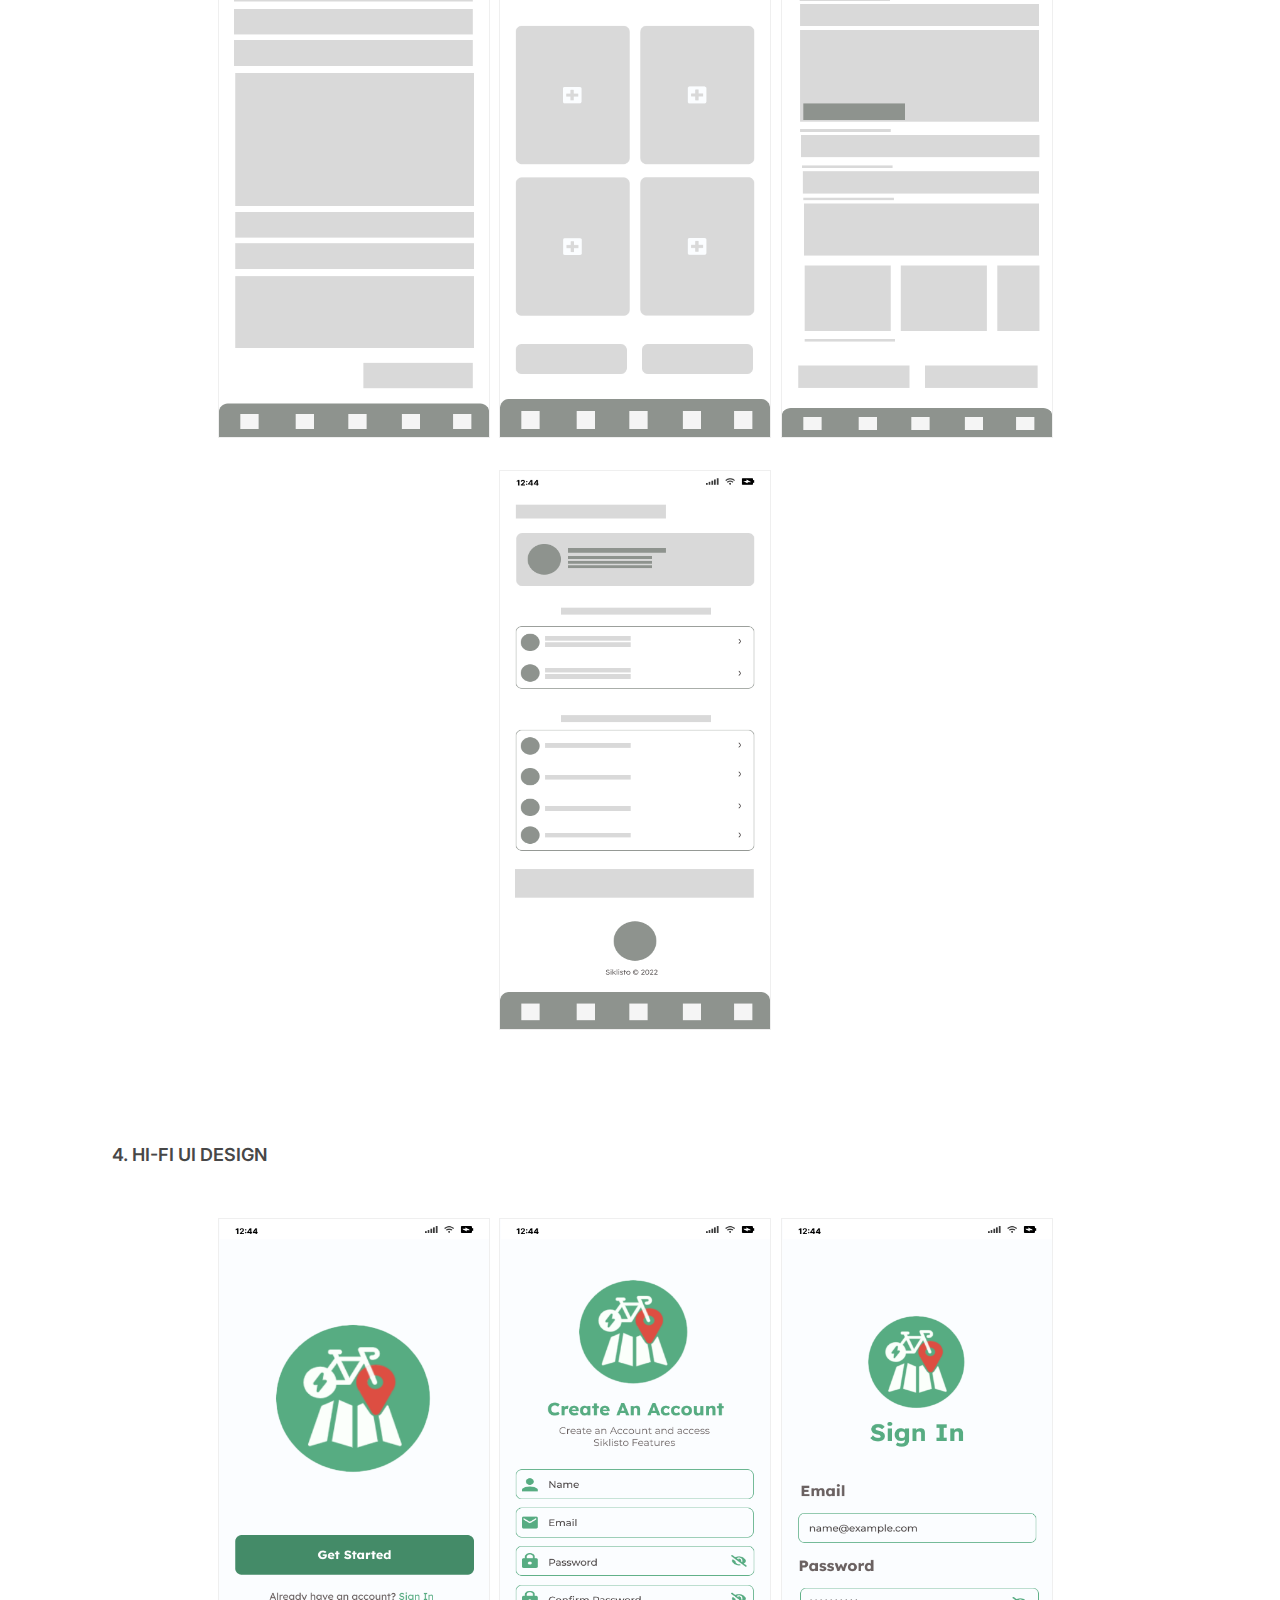
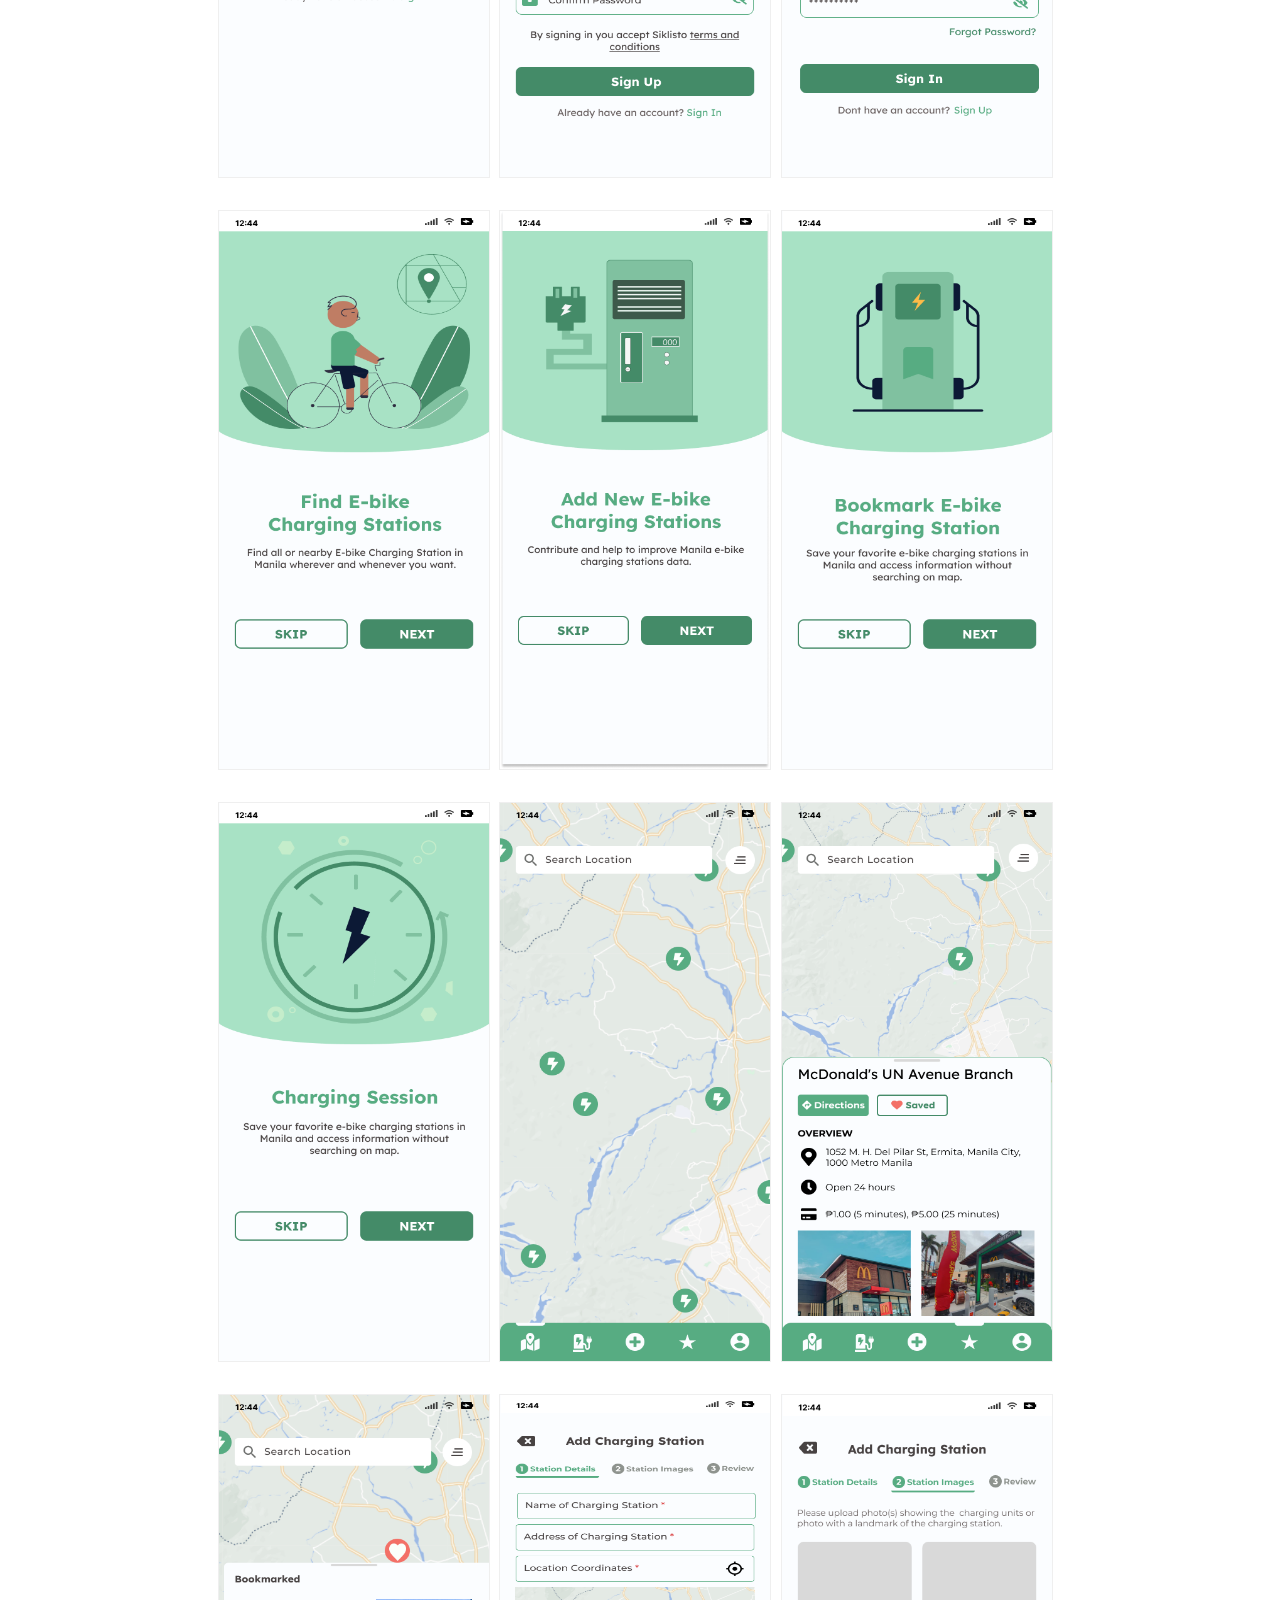
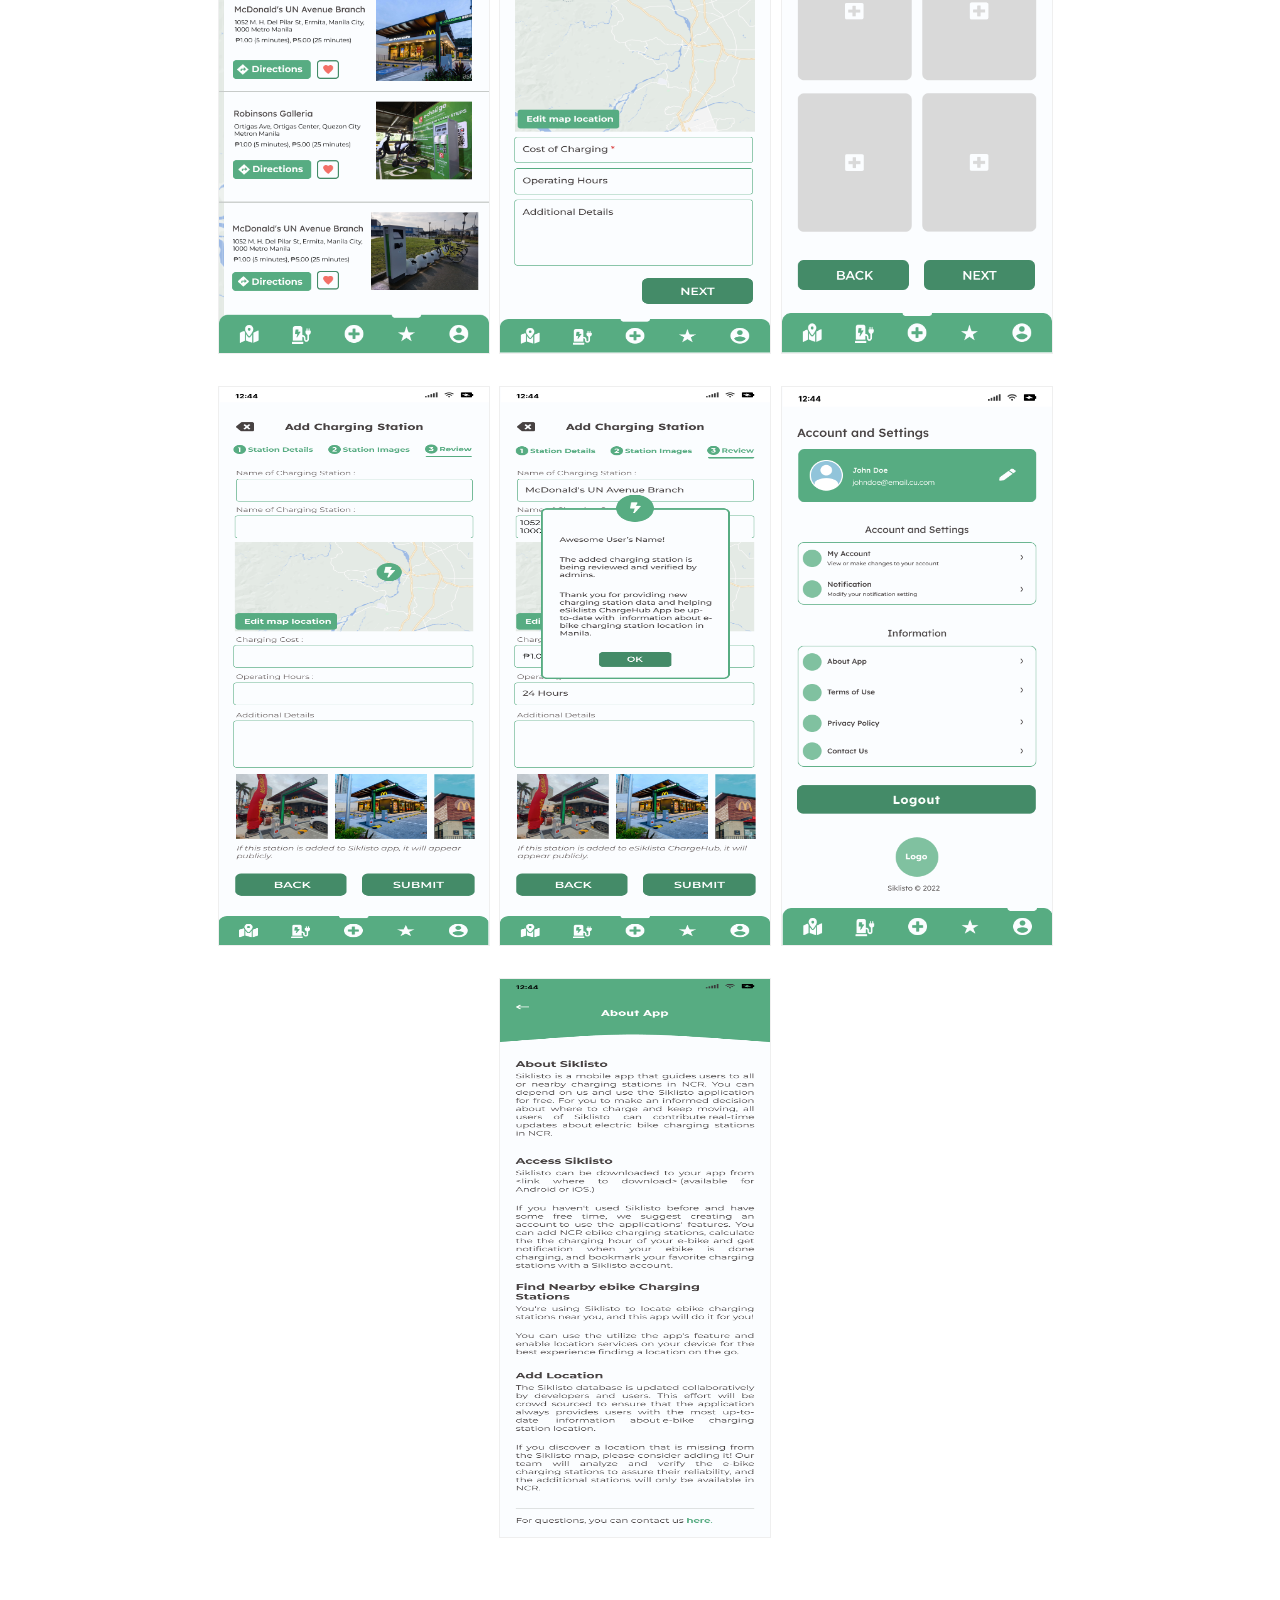
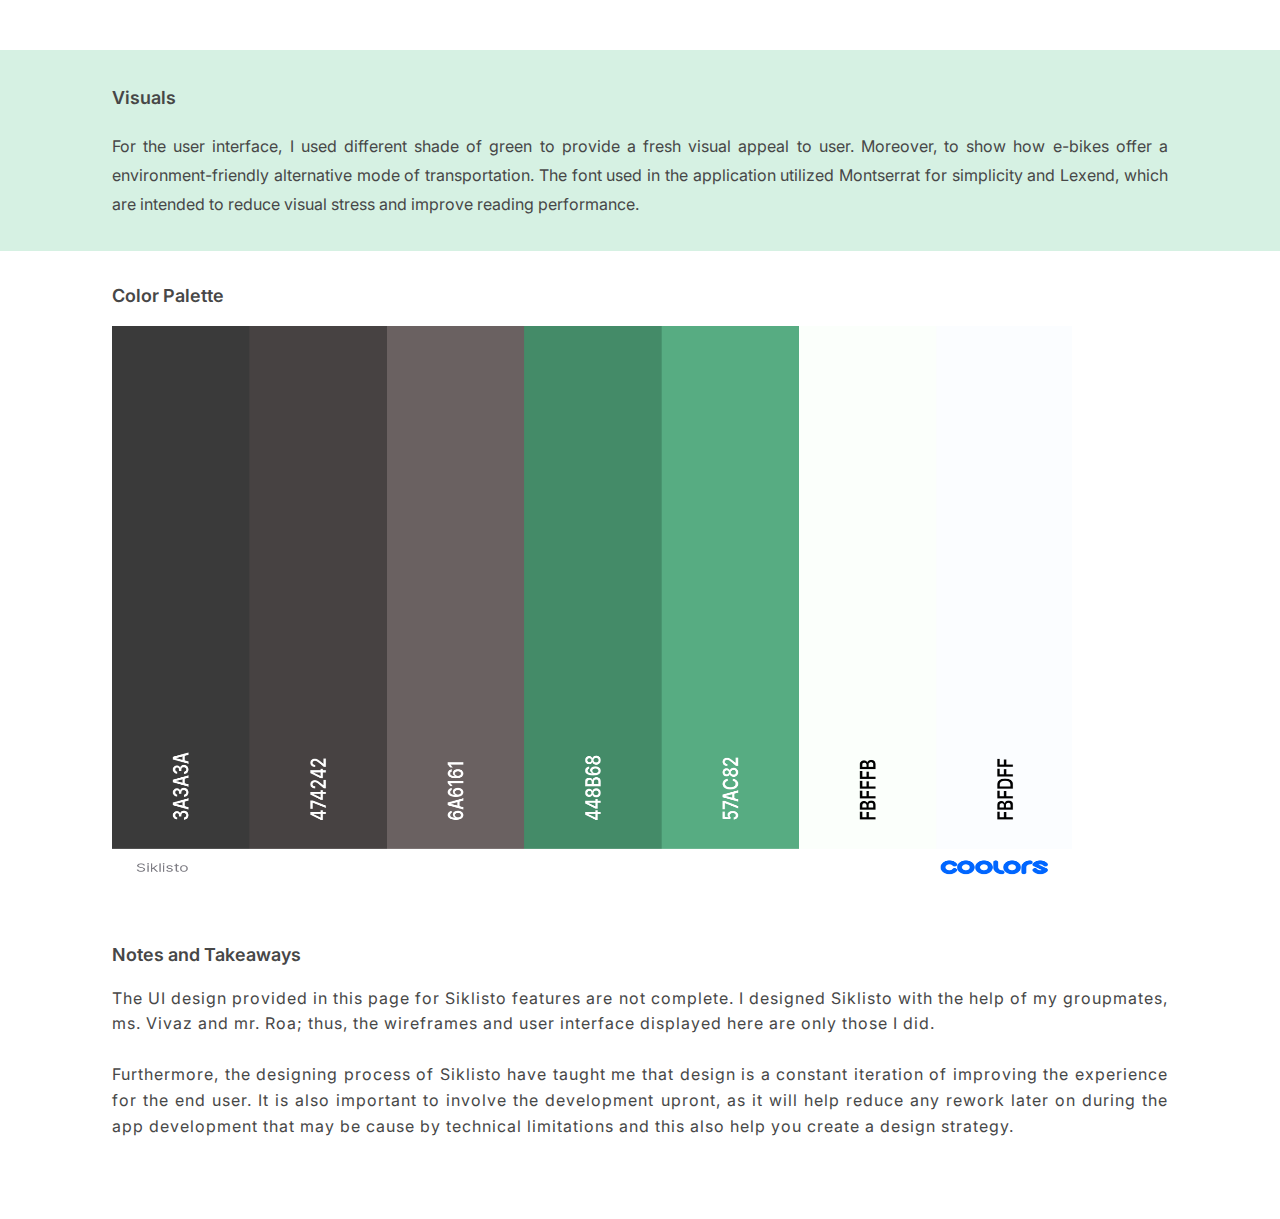
<file: pages/siklisto.html>
<!DOCTYPE html>
<html lang="en">
<head>
    <meta charset="UTF-8">
    <meta http-equiv="X-UA-Compatible" content="IE=edge">
    <meta name="viewport" content="width=device-width, initial-scale=1.0">
    <title>Siklisto | UI/UX DESIGN</title>

         <!-- FONTS -->
         <link rel="preconnect" href="https://fonts.googleapis.com">
         <link rel="preconnect" href="https://fonts.gstatic.com" crossorigin>
         <link href="https://fonts.googleapis.com/css2?family=Inter:wght@200;300;400;500;600;700;800&display=swap" rel="stylesheet">
     
         <!-- css LINKS -->
         <link rel="stylesheet" href="/src/css/reset.css">
         <link rel="stylesheet" href="components/nav.css">
         <link rel="stylesheet" href="components/scrollbar.css">
         <link rel="stylesheet" href="/src/css/ui-ux.css">
         <link rel="stylesheet" href="https://cdnjs.cloudflare.com/ajax/libs/font-awesome/6.3.0/css/all.min.css" integrity="sha512-SzlrxWUlpfuzQ+pcUCosxcglQRNAq/DZjVsC0lE40xsADsfeQoEypE+enwcOiGjk/bSuGGKHEyjSoQ1zVisanQ==" crossorigin="anonymous" referrerpolicy="no-referrer" />
</head>
<body>

    <nav>
        <div class="logo">Devie Jane Pojas</div>
        <input type="checkbox" id="click">
        <label for="click" class="menu-btn"><i class="fas fa-bars"></i></label>
  
        <ul>
          <li><a href="/index.html">Home</a></li>
          <li><a href="/pages/projects.html">Projects</a></li>
          <li><a class="active" href="/pages/case-studies.html">UI / UX Case Studies</a></li>
        </ul>
    </nav>


    <div class="header">
        <img src="/src/assets/Siklisto/Header.png" alt="">
    </div>

    <p id="title">SIKLISTO: Electric Bike Charging Station Locator App</p>

    <div class="container">
        <div class="desc">
            <div style="width: 60%;">
                <p id="sub-title">1. Overview</p>
                <p id="desc">
                    With greater versatility and a variety of intended usage areas, e-bikes are becoming increasingly popular and a possible alternative mode of transportation in the Philippines. However, despite the growth of e-bike, the few e-bike charging facilities installed in the country. Siklisto is an application that uses the Google Maps Platform Routes to locate the e-bike charging stations in National Capital Region (NCR), provides users information about the station, and allows to add e-bike charging stations.
                </p>
            </div>

            <div class="role">
                <p id="sub-title">Role</p>
                <p id="desc">
                    UI Designer, Prototyping, and Testing
                    <br><br>
                    Date Duration: December 2022 - Ongoing
                </p>
            </div>

        </div>


    </div>


    <div class="container problems" style="margin: 0 0 5em;">
        <p id="sub-title">2. Defining the Problem and Goals</p>
        <p id="subs">2.1 Problems</p>
        <p id="desc">
            <p id="list">
                <span id="bold">Currently, there's no application that is focus on e-bike charging stations</span> Results on EV charging stations apps are often for e-cars, which generally charge on Level 2 receptacles, unlike electric bicycles that use Level 1 charging. 
            </p>

            <p id="list">
                <span id="bold">Users ask on Facebook to search e-bike charging stations</span> E-bike users in the National Capital Region (NCR) use social media, such as Facebook groups, as a medium to ask for and find e-bike charging stations near their location <br>
            </p>
            <p id="list">
                <span id="bold"> Internet search results are not reliable.</span> Similar to EV charging staion apps, search results on interent for e-bike charging station shows e-cars charging stations only.
            </p>

        </p>
        <br>
        <p id="subs">2.2 Goals</p>
        <p id="desc">
            <p id="list">
                <span id="bold">Improve the accessibility and visibility of electric bike charging stations </span> This will help in minimizing the time it takes e-bike users to find charging stations by giving precise locations through the application. <br>
            </p>

            <p id="list">
                <span id="bold"> Provide information about the charging station </span> 
                The information provided by the app about charging station address, availability, charging cost aims to
                help users make informed decisions about where to charge their e-bikes. 
                <br>
            </p>
        </p>
    </div>

    <div class="container">
        <p id="sub-title">3. Wireframes</p>
        <p id="desc">
            After identifying the problems and features of the apps, I created wireframes to visualize the overall layout and structure of the app modules, before moving on to designing the user interface. Creating wireframe involved the visual heirarchy and layout of the elements and components to be put on the app. 

            <div class="mobile siklistowf">
                <img src="/src/assets/Siklisto Wireframe/Splash Screen.png" alt="" >
                <img src="/src/assets/Siklisto Wireframe/Welcome Pages.png" alt="" >
                <img src="/src/assets/Siklisto Wireframe/Sign Up Page.png" alt="">
                <img src="/src/assets/Siklisto Wireframe/Login Page.png" alt="">
                <img src="/src/assets/Siklisto Wireframe/Map Activity.png" alt="" >
                <img src="/src/assets/Siklisto Wireframe/Charging Station Details.png" alt="" >
                <img src="/src/assets/Siklisto Wireframe/Add Charging Station- Station Details.png" alt="" id="odd">
                <img src="/src/assets/Siklisto Wireframe/Add Charging Station- Station Images.png" alt="">
                <img src="/src/assets/Siklisto Wireframe/Add Charging Station- Review.png" alt="" id="odd">
                <img src="/src/assets/Siklisto Wireframe/Profile Settings.png" alt="" id="odd">
            </div>
        </p>
    </div>



    <div class="container ">
        <p id="sub-title">4. HI-FI UI DESIGN</p>

        <div class="mobile siklistowf">
            <img src="/src/assets/Siklisto/Splash Screen.png" alt="">
            <img src="/src/assets/Siklisto/Sign Up Page.png" alt="">
            <img src="/src/assets/Siklisto/Login Page.png" alt="">
            <img src="/src/assets/Siklisto/Welcome Page-1.png" alt="">
            <img src="/src/assets/Siklisto/2.png" alt="">
            <img src="/src/assets/Siklisto/3.png" alt="">
            <img src="/src/assets/Siklisto/4.png" alt="">
            <img src="/src/assets/Siklisto/Map Activity.png" alt="">
            <img src="/src/assets/Siklisto/Charging Station Details.png" alt="">
            <img src="/src/assets/Siklisto/Favorites.png" alt="">
            <img src="/src/assets/Siklisto/Add Charging Station- Station Details.png" alt="">
            <img src="/src/assets/Siklisto/Add Charging Station- Station Images.png" alt="">
            <img src="/src/assets/Siklisto/Add Charging Station- Review.png" alt="">
            <img src="/src/assets/Siklisto/Add Charging Station- Review-Message.png" alt="">
            <img src="/src/assets/Siklisto/Profile Settings.png" alt="">
            <img src="/src/assets/Siklisto/About App.png" alt="">
        </div>

        <!-- <p id="subs">HI-FI UI DESIGN</p>
        <div class="ui"> -->
            <!-- <div class="image">
                <img src="/src/assets/Polyqueue/Registrar - Department Dashboard.png" alt="">
            </div> -->

            <!-- <div class="desc">
                    The dashboard section of Polyqueue shows the current client served by the registrar. The on the line features shows the registrar the client’s details, such as its name, department, course, what it needs, and date requested to double-check the requested document before giving it to the client. <br><br>
    
                    The active queue section will allow the registrar to oversee the following clients that are currently waiting in line. Furthermore, the dashboard section also shows the summary of how many queue there are today, how many missed their schedule, and how many were already served.
            </div> -->
        <!-- </div> -->

    </div>
    
    <div class="visuals" style="background-color: #d6f1e3;">
        <p id="sub-title">Visuals</p>
        <p> For the user interface, I used different shade of green to provide a fresh visual appeal to user. Moreover, to show how e-bikes offer a environment-friendly alternative mode of transportation. The font used in the application utilized Montserrat for simplicity and Lexend, which are intended to reduce visual stress and improve reading performance.
        </p>
    </div>

    <div class="container">
        <p id="sub-title">Color Palette</p>
        <img src="/src/assets/Siklisto/Color.png" alt="" srcset="" id="color">

        <p id="sub-title">Notes and Takeaways</p>
        <p id="desc">
            The UI design provided in this page for Siklisto features are not complete.
            I designed Siklisto with the help of my groupmates, ms. Vivaz and mr. Roa; thus, the wireframes and user interface displayed here are only those I did.
            <br><br>
            Furthermore, the designing process of Siklisto have taught me that design is a constant iteration of improving the experience for the end user. It is also important to involve the development upront, as it will help reduce any rework later on during the app development that may be cause by technical limitations and this also help you create a design strategy.

        </p>

    </div>
    
</body>
</html>
</file>
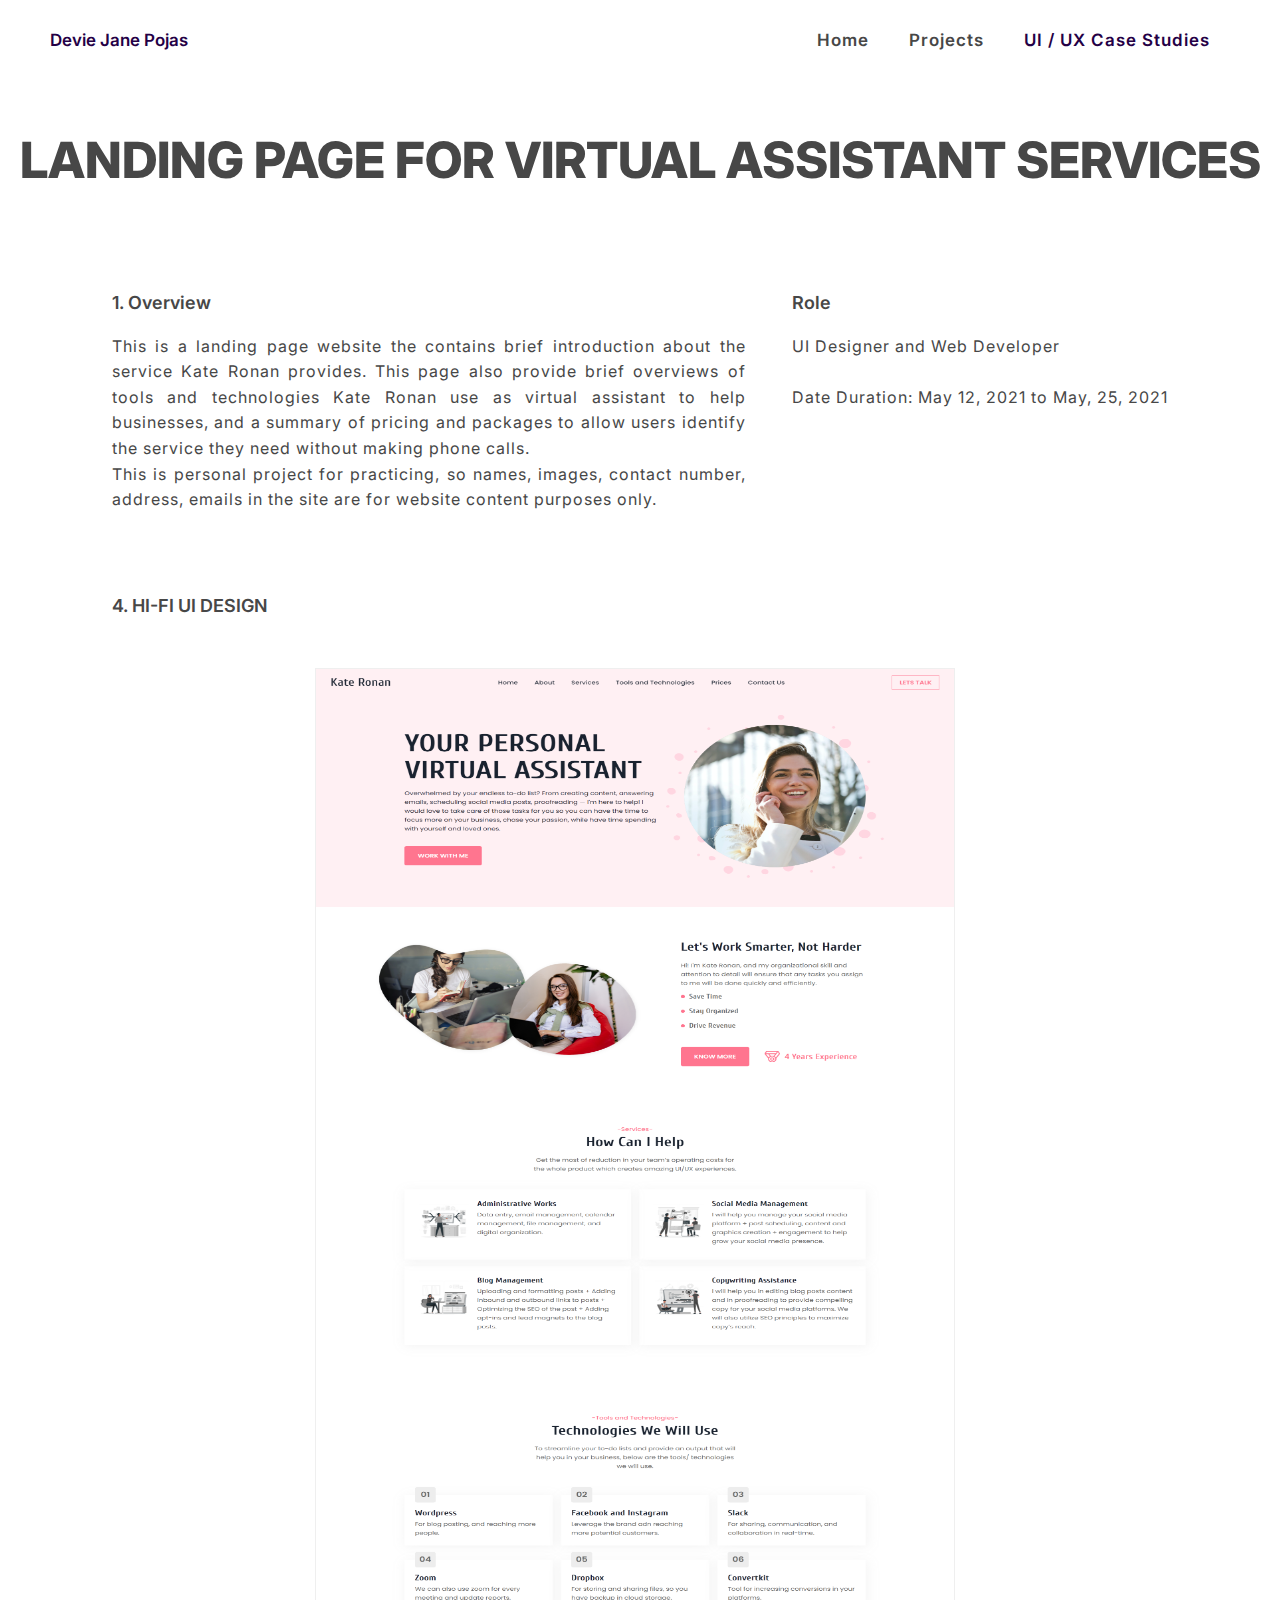
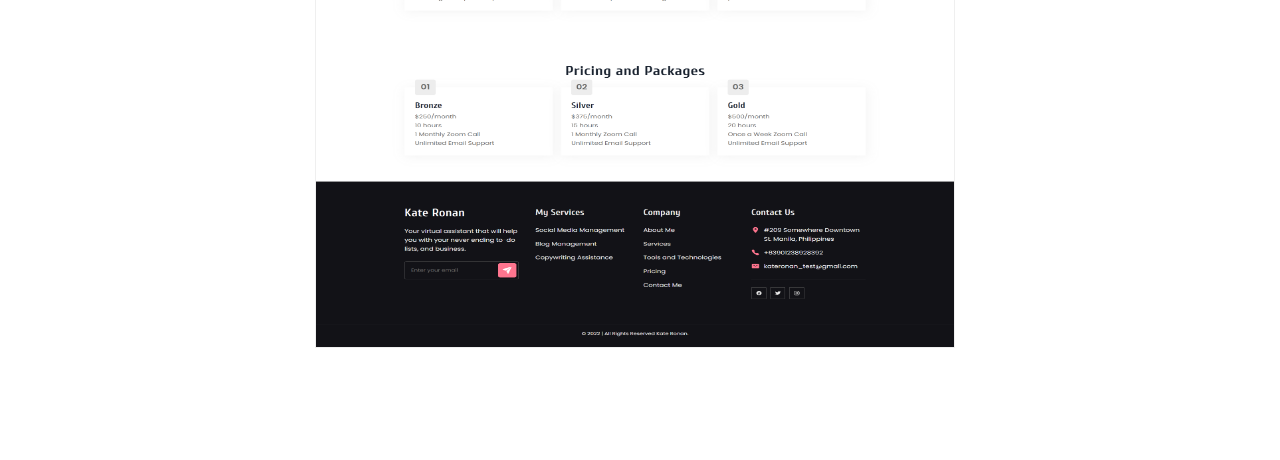
<file: pages/virtual-assistant.html>
<!DOCTYPE html>
<html lang="en">
<head>
    <meta charset="UTF-8">
    <meta http-equiv="X-UA-Compatible" content="IE=edge">
    <meta name="viewport" content="width=device-width, initial-scale=1.0">
    <title>Landing Page | UI/UX DESIGN</title>

         <!-- FONTS -->
         <link rel="preconnect" href="https://fonts.googleapis.com">
         <link rel="preconnect" href="https://fonts.gstatic.com" crossorigin>
         <link href="https://fonts.googleapis.com/css2?family=Inter:wght@200;300;400;500;600;700;800&display=swap" rel="stylesheet">
     
         <!-- css LINKS -->
         <link rel="stylesheet" href="/src/css/reset.css">
         <link rel="stylesheet" href="components/nav.css">
         <link rel="stylesheet" href="components/scrollbar.css">
         <link rel="stylesheet" href="/src/css/ui-ux.css">
         <link rel="stylesheet" href="https://cdnjs.cloudflare.com/ajax/libs/font-awesome/6.3.0/css/all.min.css" integrity="sha512-SzlrxWUlpfuzQ+pcUCosxcglQRNAq/DZjVsC0lE40xsADsfeQoEypE+enwcOiGjk/bSuGGKHEyjSoQ1zVisanQ==" crossorigin="anonymous" referrerpolicy="no-referrer" />
</head>
<body>

    <nav>
        <div class="logo">Devie Jane Pojas</div>
        <input type="checkbox" id="click">
        <label for="click" class="menu-btn"><i class="fas fa-bars"></i></label>
  
        <ul>
          <li><a href="/index.html">Home</a></li>
          <li><a href="/pages/projects.html">Projects</a></li>
          <li><a class="active" href="/pages/case-studies.html">UI / UX Case Studies</a></li>
        </ul>
    </nav>


    <p id="title">LANDING PAGE FOR VIRTUAL ASSISTANT SERVICES</p>

    <div class="container">
        <div class="desc">
            <div style="width: 60%;">
                <p id="sub-title">1. Overview</p>
                <p id="desc">
                   This is a landing page website the contains brief introduction about the service Kate Ronan provides. This page also 
                   provide brief overviews of tools and technologies Kate Ronan use as virtual assistant to help businesses, and a summary of 
                   pricing and packages to allow users identify the service they need without making phone calls. <br>

                   This is personal project for practicing, so names, images, contact number, address, emails in the site are for website
                   content purposes only. 
                   
                </p>
            </div>

            <div class="role">
                <p id="sub-title">Role</p>
                <p id="desc">
                    UI Designer and Web Developer
                    <br><br>
                    Date Duration: May 12, 2021 to May, 25, 2021
                </p>
            </div>

        </div>


    </div>


    <div class="container ">
        <p id="sub-title">4. HI-FI UI DESIGN</p>

        <div class="mobile words">
            <img src="/src/assets/Kate Ronan/UI DESIGN.png" alt="" id="words" style="width: 40em; height: 80em;">

        </div>

        <!-- <p id="subs">HI-FI UI DESIGN</p>
        <div class="ui"> -->
            <!-- <div class="image">
                <img src="/src/assets/Polyqueue/Registrar - Department Dashboard.png" alt="">
            </div> -->

            <!-- <div class="desc">
                    The dashboard section of Polyqueue shows the current client served by the registrar. The on the line features shows the registrar the client’s details, such as its name, department, course, what it needs, and date requested to double-check the requested document before giving it to the client. <br><br>
    
                    The active queue section will allow the registrar to oversee the following clients that are currently waiting in line. Furthermore, the dashboard section also shows the summary of how many queue there are today, how many missed their schedule, and how many were already served.
            </div> -->
        <!-- </div> -->

    </div>
    
    
</body>
</html>
</file>
<file: src/css/nav.css>
* {
  font-size: 18px;
}

nav {
  display: flex;
  height: 70px;
  width: 100%;
  align-items: center;
  justify-content: space-between;
  padding: 0 50px 0 50px;
  flex-wrap: wrap;
  font-weight: 600;
  font-size: 17px;
  background-color: none;
  scroll-snap-align: start;
  color: #F5F5F5;
}
nav .logo {
  font-weight: 600;
}
nav ul {
  display: flex;
  flex-wrap: wrap;
  list-style: none;
}
nav ul li {
  margin: 0 5px;
}
nav ul li a {
  text-decoration: none;
  padding: 8px 15px;
  border-radius: 5px;
  letter-spacing: 1px;
  transition: all 0.3s ease;
  font-size: 17px;
}
nav .menu-btn i {
  color: #fff;
  font-size: 22px;
  cursor: pointer;
  display: none;
}
nav input[type=checkbox] {
  display: none;
}

nav ul li a.active,
nav ul li a:hover {
  color: #C0E1DE;
  cursor: pointer;
}

@media (max-width: 1000px) {
  nav {
    padding: 0 40px 0 50px;
  }
}
@media (max-width: 920px) {
  nav .menu-btn i {
    display: block;
  }
  #click:checked ~ .menu-btn i:before {
    content: "\f00d";
  }
  nav ul {
    position: fixed;
    top: 80px;
    left: -100%;
    background: #F5F5F5;
    height: 100vh;
    width: 100%;
    text-align: center;
    display: block;
    transition: all 0.3s ease;
  }
  #click:checked ~ ul {
    left: 0;
  }
  nav ul li {
    width: 100%;
    margin: 40px 0;
  }
  nav ul li a {
    width: 100%;
    margin-left: -100%;
    display: block;
    font-size: 16px;
    transition: 0.6s cubic-bezier(0.68, -0.55, 0.265, 1.55);
  }
  #click:checked ~ ul li a {
    margin-left: 0px;
  }
  nav ul li a.active,
  nav ul li a:hover {
    color: #fff;
  }
}/*# sourceMappingURL=nav.css.map */
</file>
<file: pages/components/scrollbar.css>
body::-webkit-scrollbar {
    width: 0.7em;
  }
   
  body::-webkit-scrollbar-track {
    box-shadow: inset 0 0 6px rgba(255, 255, 255, 0.3);
  }
   
  body::-webkit-scrollbar-thumb {
    background-color: rgb(233, 226, 226);
    outline: 1px solid rgb(215, 216, 216);
    border-radius: 10px;
  }
</file>
<file: src/css/case-studies/case-studies.css>
* {
  font-size: 18px;
}

body {
  background-color: #240046;
  color: #F5F5F5;
  font-family: "Inter", sans-serif;
  font-size: 18px;
}

#title {
  font-size: 50px;
  text-align: center;
  margin: 1.5em 3em 1em;
  font-family: "Lexend", sans-serif;
  font-weight: 800;
}

.card-container {
  margin: 2em;
  display: flex;
  flex-wrap: wrap;
  justify-content: center;
  align-items: center;
}

.card {
  box-shadow: 0 4px 8px 0 rgba(0, 0, 0, 0.2);
  transition: 0.3s;
  width: 90%;
  margin-bottom: 3em;
  border-radius: 10px;
  height: 20em;
  display: flex;
  border: 2px solid #C0E1DE;
  align-items: center;
}
.card img {
  height: 100%;
  border-radius: 10px 0 0 10px;
  width: 8em;
}

.two {
  height: 30em;
}

.container {
  padding: 1.5em 2em 1em;
}
.container h4 {
  font-weight: 600;
  padding-bottom: 10px;
  font-size: 18px;
}
.container #descripion {
  font-size: 16px;
  letter-spacing: 1px;
  margin-bottom: 1.6em;
  text-align: justify;
  line-height: 1.6em;
}
.container .buttons {
  display: flex;
  flex-wrap: wrap;
  justify-content: space-between;
  margin-top: 3em;
  width: 100%;
}
.container .buttons a {
  background-color: #C0E1DE;
  color: #240046;
  padding: 0.6em 3.5em;
  border-radius: 10px;
}
.container .buttons a:hover {
  cursor: pointer;
}/*# sourceMappingURL=case-studies.css.map */
</file>
<file: pages/components/nav.css>
* {
  color: #474747;
}

nav {
  display: flex;
  height: 80px;
  align-items: center;
  justify-content: space-between;
  padding: 0 50px 0 50px;
  flex-wrap: wrap;
  font-weight: 600;
  font-size: 17px;
  background-color: none;
}
nav .logo {
  font-weight: 600;
  color: #240046;
}
nav ul {
  display: flex;
  flex-wrap: wrap;
  list-style: none;
}
nav ul li {
  margin: 0 5px;
}
nav ul li a {
  text-decoration: none;
  padding: 8px 15px;
  border-radius: 5px;
  letter-spacing: 1px;
  transition: all 0.3s ease;
  font-size: 17px;
}
nav .menu-btn i {
  color: #fff;
  font-size: 22px;
  cursor: pointer;
  display: none;
}
nav input[type=checkbox] {
  display: none;
}

nav ul li a.active,
nav ul li a:hover {
  color: #240046;
  cursor: pointer;
}

@media (max-width: 1000px) {
  nav {
    padding: 0 40px 0 50px;
  }
}
@media (max-width: 920px) {
  nav .menu-btn i {
    display: block;
  }
  #click:checked ~ .menu-btn i:before {
    content: "\f00d";
  }
  nav ul {
    position: fixed;
    top: 80px;
    left: -100%;
    background: #815AC0;
    height: 100vh;
    width: 100%;
    text-align: center;
    display: block;
    transition: all 0.3s ease;
  }
  #click:checked ~ ul {
    left: 0;
  }
  nav ul li {
    width: 100%;
    margin: 40px 0;
    background: #815AC0;
  }
  nav ul li a {
    width: 100%;
    margin-left: -100%;
    display: block;
    font-size: 16px;
    transition: 0.6s cubic-bezier(0.68, -0.55, 0.265, 1.55);
    background: #815AC0;
  }
  #click:checked ~ ul li a {
    margin-left: 0px;
  }
  nav ul li a.active,
  nav ul li a:hover {
    color: #fff;
  }
}/*# sourceMappingURL=nav.css.map */
</file>
<file: src/css/ui-ux.css>
body {
  background-color: #fff;
  font-family: "Inter", sans-serif;
  font-size: 16px;
}

.header {
  background-color: #A8E2C5;
  height: 30em;
}
.header img {
  height: 30em;
  -o-object-fit: cover;
     object-fit: cover;
  width: 100%;
}

.problems {
  background-color: #d6f1e3;
  width: 100%;
  padding: 3em 7em;
}

#title {
  font-size: 50px;
  font-weight: 800;
  text-align: center;
  margin: 1em 0 2em;
}

.container {
  margin: 0 7em 5em;
  line-height: 1.6em;
}
.container .desc {
  display: flex;
  justify-content: space-between;
}
.container #sub-title {
  font-weight: 600;
  font-size: 18px;
  padding-bottom: 1em;
}
.container #subs {
  font-weight: 600;
  margin-bottom: 1em;
}
.container #desc {
  letter-spacing: 1px;
  text-align: justify;
  font-size: 16px;
}
.container #list {
  padding-bottom: 1em;
  font-size: 17px;
}
.container #list #bold {
  font-weight: 600;
  margin: 1em 0 0 0em;
}
.container .wireframes {
  margin-top: 2em;
  display: flex;
  flex-wrap: wrap;
  justify-content: space-between;
}
.container .wireframes img {
  width: 35em;
  height: 25em;
  margin-bottom: 2em;
}
.container .wireframes #login {
  width: 30em;
  height: 20em;
}
.container .mobile {
  margin-top: 2em;
  display: flex;
  flex-wrap: wrap;
}
.container .mobile img {
  width: 17em;
  height: 35em;
  margin: 0 0.6em 2em 0;
  border: 1px solid #efefef;
}
.container #color {
  height: 35em;
  width: 60em;
  margin-bottom: 3em;
}

.siklistowf {
  display: flex;
  flex-wrap: wrap;
  justify-content: center;
}

.ui {
  display: flex;
  justify-content: space-between;
  margin-bottom: 6em;
  align-items: center;
  width: 100%;
}
.ui #login {
  width: 35em;
  height: 25em;
}
.ui img {
  width: 40em;
  height: 35em;
}
.ui #popup {
  height: 25em;
}
.ui .desc {
  width: 40%;
  text-align: justify;
}

.visuals {
  background-color: #FAF6F6;
  width: 100%;
  padding: 2em 7em;
  margin: 2em 0;
  text-align: justify;
}
.visuals #sub-title {
  font-weight: 600;
  font-size: 18px;
  padding-bottom: 1em;
}
.visuals p {
  line-height: 1.8em;
}

.words {
  display: flex;
  flex-wrap: wrap;
  justify-content: center;
}

#words {
  width: 40em;
  height: 60em;
}

#words2 {
  width: 40em;
  height: 40em;
}

#words3 {
  width: 40em;
  height: 30em;
}/*# sourceMappingURL=ui-ux.css.map */
</file>
<file: src/css/projects/projects.css>
* {
  font-size: 18px;
}

body {
  background-color: #240046;
  color: #F5F5F5;
  font-family: "Inter", sans-serif;
  font-size: 18px;
}

#title {
  font-size: 50px;
  font-weight: 800;
  text-align: center;
  margin: 1.5em 0 1em;
  color: #F5F5F5;
  font-family: "Lexend", sans-serif;
  font-weight: 800;
}

.card-container {
  margin: 2em;
  display: flex;
  flex-wrap: wrap;
  justify-content: center;
  align-items: center;
}

.card {
  transition: 0.3s;
  width: 90%;
  margin-bottom: 3em;
  border-radius: 10px;
  height: 24em;
  display: flex;
  border: 2px solid #C0E1DE;
  align-items: center;
}
.card img {
  height: 100%;
  border-radius: 10px 0 0 10px;
  width: 10em;
}

.container {
  padding: 1.5em 2em 1em;
}
.container h4 {
  font-weight: 600;
  padding-bottom: 10px;
  font-size: 18px;
  color: #F5F5F5;
  font-family: "Lexend", sans-serif;
  font-weight: 600;
  letter-spacing: 1px;
}
.container #descripion {
  font-size: 16px;
  letter-spacing: 1px;
  margin-bottom: 1.6em;
  text-align: justify;
  line-height: 1.6em;
  color: #F5F5F5;
}
.container .buttons {
  display: flex;
  flex-wrap: wrap;
  justify-content: space-between;
  margin-top: 3em;
  width: 90%;
}
.container .buttons a {
  background-color: #C0E1DE;
  color: #240046;
  padding: 0.6em 2em;
  border-radius: 10px;
}
.container .buttons a:hover {
  cursor: pointer;
}
.container .button {
  display: flex;
  flex-wrap: wrap;
  justify-content: space-between;
  margin-top: 3em;
  width: 90%;
}
.container .button a {
  background-color: #C0E1DE;
  color: #240046;
  padding: 0.6em 4em;
  border-radius: 10px;
}
.container .button a:hover {
  cursor: pointer;
}/*# sourceMappingURL=projects.css.map */
</file>
